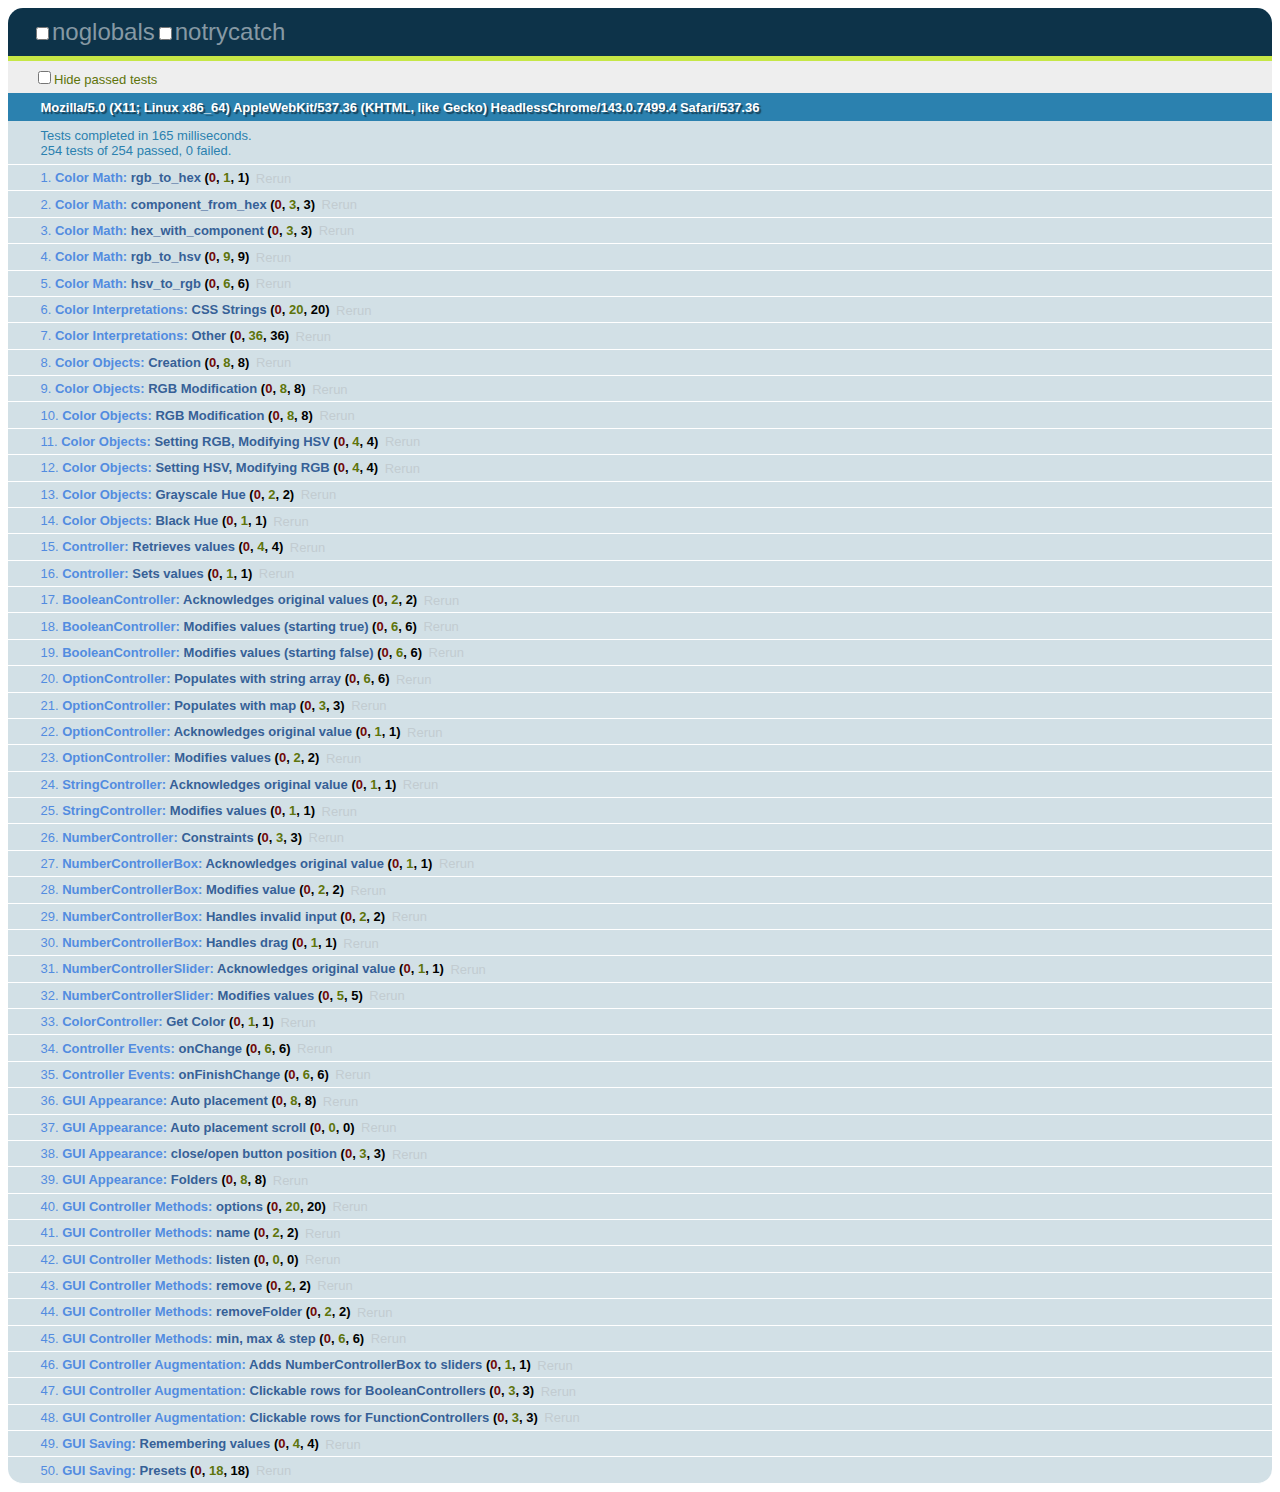
<file: canoe-interactive/dat.gui-master/tests/index.html>
<!DOCTYPE HTML PUBLIC "-//W3C//DTD HTML 4.01 Transitional//EN"
    "http://www.w3.org/TR/html4/loose.dtd">
<html>
<head>

  <link rel="stylesheet" href="qunit.css" type="text/css" media="screen"/>
  <script type="text/javascript" src="qunit.js"></script>
  <script type="text/javascript" src="jquery.js"></script>

  <script type="text/javascript" src="../build/dat.gui.js"></script>
  <script type="text/javascript">

  $.noConflict();
  jQuery(document).ready(function($) {
    var math = dat.color.math;
    var interpret = dat.color.interpret;
    var Color = dat.color.Color;
    var dom = dat.dom.dom;
    var Controller = dat.controllers.Controller;
    var BooleanController = dat.controllers.BooleanController;
    var OptionController = dat.controllers.OptionController;
    var StringController = dat.controllers.StringController;
    var NumberController = dat.controllers.NumberController;
    var NumberControllerBox = dat.controllers.NumberControllerBox;
    var NumberControllerSlider = dat.controllers.NumberControllerSlider;
    var FunctionController = dat.controllers.FunctionController;
    var ColorController = dat.controllers.ColorController;
    var GUI = dat.gui.GUI;


    module("Color Math");

    test("rgb_to_hex", function() {

      equal(
          math.rgb_to_hex(100, 255, 20),
          0x64ff14
      );

    });

    test("component_from_hex", function() {

      equal(
          math.component_from_hex(0xff3366, 0),
          0x66,
          'get blue'
      );

      equal(
          math.component_from_hex(0xff3366, 1),
          0x33,
          'get green'
      );

      equal(
          math.component_from_hex(0xff3366, 2),
          0xff,
          'get red'
      );

    });

    test("hex_with_component", function() {

      equal(
          math.hex_with_component(0x002203, 0, 0x32),
          0x002232,
          'replace blue'
      );

      equal(
          math.hex_with_component(0x002203, 1, 0x32),
          0x003203,
          'replace green'
      );

      equal(
          math.hex_with_component(0x002203, 2, 0x32),
          0x322203,
          'replace red'
      );

    });

    test("rgb_to_hsv", function() {

      match(
          math.rgb_to_hsv(173, 52, 141),
          {
            h: 315.86776859504135,
            s: 0.6994219653179191,
            v: 0.6784313725490196
          });

      match(
          math.rgb_to_hsv(10, 10, 10),
          {
            h: NaN,
            s: 0,
            v: 0.0392156862745098
          }, 'grayscale');

      match(
          math.rgb_to_hsv(0, 0, 0),
          {
            h: NaN,
            s: 0,
            v: 0
          }, 'black');

    });

    test("hsv_to_rgb", function() {

      match(
          math.hsv_to_rgb(255, 0.85, 0.46),
          {
            r: 42.52125000000001,
            g: 17.595000000000006,
            b: 117.30000000000001
          });

      match(
          math.hsv_to_rgb(0, 0, 0.46),
          {
            r: 117.30000000000001,
            g: 117.30000000000001,
            b: 117.30000000000001
          }, 'grayscale');

    });

    module("Color Interpretations");

    test("CSS Strings", function() {

      match(
          interpret('#ccc'),
          {
            hex: 0xcccccc,
            space: 'HEX',
            conversionName: 'THREE_CHAR_HEX'
          },
          'THREE_CHAR_HEX'
      );

      match(
          interpret('#f09'),
          {
            hex: 0xff0099,
            space: 'HEX',
            conversionName: 'THREE_CHAR_HEX'
          },
          'THREE_CHAR_HEX'
      );

      match(
          interpret('#0f93cd'),
          {
            hex: 0x0f93cd,
            space: 'HEX',
            conversionName: 'SIX_CHAR_HEX'
          },
          'SIX_CHAR_HEX'
      );

      match(
          interpret('rgba(255,10,200,0.3)'),
          {
            r: 255,
            g: 10,
            b: 200,
            a: 0.3,
            space: 'RGB',
            conversionName: 'CSS_RGBA'
          },
          'CSS_RGBA'
      );

      match(
          interpret('rgb(255,10,200)'),
          {
            r: 255,
            g: 10,
            b: 200,
            space: 'RGB',
            conversionName: 'CSS_RGB'
          },
          'CSS_RGB'
      );

    });

    test("Other", function() {

      match(
          interpret(0xff3322),
          {
            hex: 0xff3322,
            space: 'HEX',
            conversionName: 'HEX'
          },
          'HEX'
      );

      match(
          interpret([255, 255, 0]),
          {
            r: 255,
            g: 255,
            b: 0,
            space: 'RGB',
            conversionName: 'RGB_ARRAY'
          },
          'RGB_ARRAY'
      );


      match(
          interpret([0, 110, 255, 0.3]),
          {
            r: 0,
            g: 110,
            b: 255,
            a: 0.3,
            space: 'RGB',
            conversionName: 'RGBA_ARRAY'
          },
          'RGBA_ARRAY'
      );

      match(
          interpret({
                r: 255,
                g: 255,
                b: 200
              }),
          {
            r: 255,
            g: 255,
            b: 200,
            space: 'RGB',
            conversionName: 'RGB_OBJ'
          },
          'RGB_OBJ'
      );

      match(
          interpret({
                r: 255,
                g: 255,
                b: 200,
                a: 0.2
              }),
          {
            r: 255,
            g: 255,
            b: 200,
            a: 0.2,
            space: 'RGB',
            conversionName: 'RGBA_OBJ'
          },
          'RGBA_OBJ'
      );

      match(
          interpret({
                h: 360,
                s: 1,
                v: 0.5
              }),
          {
            h: 360,
            s: 1,
            v: 0.5,
            space: 'HSV',
            conversionName: 'HSV_OBJ'
          },
          'HSV_OBJ'
      );

      match(
          interpret({
                h: 360,
                s: 1,
                v: 0.5,
                a: 0.8
              }),
          {
            h: 360,
            s: 1,
            v: 0.5,
            a: 0.8,
            space: 'HSV',
            conversionName: 'HSVA_OBJ'
          },
          'HSVA_OBJ'
      );

      match(
          interpret('Failuuureeee'),
          false,
          'FAIL'
      );

    });

    module("Color Objects");

    test("Creation", function() {

      var c = new Color(255, 100, 20, 0.3);

      equal(c.r, 255, 'red');
      equal(c.g, 100, 'green');
      equal(c.b, 20, 'blue');
      equal(c.a, 0.3, 'alpha');

      equal(c.hex, 0xff6414, 'hex');

      equal(Math.round(c.h), 20, 'hue');
      equal(Math.round(c.s * 100), 92, 'saturation');
      equal(Math.round(c.v * 100), 100, 'value');

    });

    test("RGB Modification", function() {

      var c = new Color(255, 100, 20, 0.3);

      c.r -= 100;

      equal(c.r, 155, 'green');
      equal(c.g, 100, 'green');
      equal(c.b, 20, 'blue');
      equal(c.a, 0.3, 'alpha');

      equal(c.hex, 0x9b6414, 'hex');

      equal(Math.round(c.h), 36, 'hue');
      equal(Math.round(c.s * 100), 87, 'saturation');
      equal(Math.round(c.v * 100), 61, 'value');

    });

    test("RGB Modification", function() {

      var c = new Color(255, 100, 20, 0.3);

      c.r -= 100;

      equal(c.r, 155, 'green');
      equal(c.g, 100, 'green');
      equal(c.b, 20, 'blue');
      equal(c.a, 0.3, 'alpha');

      equal(c.hex, 0x9b6414, 'hex');

      equal(Math.round(c.h), 36, 'hue');
      equal(Math.round(c.s * 100), 87, 'saturation');
      equal(Math.round(c.v * 100), 61, 'value');

    });

    test("Setting RGB, Modifying HSV", function() {

      var c = new Color(255, 0, 100);

      c.s = 1;

      equal(c.r, 255);
      equal(c.g, 0);
      equalish(c.b, 100, 0.00001);
      equal(c.a, 1);

    });


    test("Setting HSV, Modifying RGB", function() {

      var c = new Color({ h: 340, s: 0.3, v: 0.9 });

      c.g = 0;

      equal(c.h, 312);
      equal(c.s, 1);
      equal(c.v, 0.9);
      equal(c.a, 1);

    });

    test("Grayscale Hue", function() {

      var c = new Color(120, 100, 20, 0.3);

      var prevHue = c.h;

      equal(typeof c.h, 'number');

      // Make graysale
      c.g = c.b = c.r;

      equal(c.h, prevHue, 'grayscale, hue intact');

    });

    test("Black Hue", function() {

      var c = new Color(120, 100, 20, 0.3);

      var prevHue = c.h;
      console.log('heh?');

      c.r = 0;
      c.b = 0;
      c.g = 0;

      equal(c.h, prevHue, 'black, hue intact');

    });

		function match(a, b, msg) {

			for (var i in b) {
				if (b[i] !== b[i]) {
					ok(a[i] !== a[i], msg)
				} else {
					equal(b[i], a[i], msg);
				}
			}

		}

		function equalish(a, b, tolerance, label) {
			return ok(Math.abs(a - b) < tolerance, label);
		}




    function initObject() {
      return {
        numberProperty: 10,
        stringProperty: 'foo',
        booleanProperty: false,
        functionProperty: function() {
          // do something
        },
        anotherBooleanProperty: true,
        colorProperty: "#ffffff"
      };
    }

    var hidden = document.createElement('div');
    hidden.style.display = 'none';
    document.body.appendChild(hidden);

    module("Controller");

    test("Retrieves values", function() {

      var object = initObject();

      var c1 = new Controller(object, 'numberProperty');
      var c2 = new Controller(object, 'stringProperty');
      var c3 = new Controller(object, 'booleanProperty');
      var c4 = new Controller(object, 'functionProperty');

      equal(c1.getValue(), object.numberProperty, "Number property");
      equal(c2.getValue(), object.stringProperty, "String property");
      equal(c3.getValue(), object.booleanProperty, "Boolean property");
      equal(c4.getValue(), object.functionProperty, "Function property");

    });

    test("Sets values", function() {
      var object = initObject();

      var c1 = new Controller(object, 'numberProperty');
      c1.setValue(40);

      equal(40, object.numberProperty);

    });

    module("BooleanController");

    test("Acknowledges original values", function() {

      var object = initObject();
      var c1 = new BooleanController(object, 'booleanProperty');
      var c2 = new BooleanController(object, 'anotherBooleanProperty');

      equal(c1.__checkbox.checked,
          object.booleanProperty);

console.log(c2.__checkbox.getAttribute('checked'));

      equal(c2.__checkbox.getAttribute('checked') === 'checked',
          object.anotherBooleanProperty);

    });

    test("Modifies values (starting true)", function() {

      var object = { booleanProperty: true };

      var c1 = new BooleanController(object, 'booleanProperty');

      // Must append this to body for click to work
      hidden.appendChild(c1.domElement);

      dom.fakeEvent(c1.__checkbox, 'click');
      equal(false, object.booleanProperty, 'changes');
      equal(false, c1.__checkbox.checked, 'checkbox valid');

      dom.fakeEvent(c1.__checkbox, 'click');
      equal(true, object.booleanProperty, 'changes back');

      equal(true, c1.__checkbox.checked, 'checkbox valid');



      object.booleanProperty = false;
      dom.fakeEvent(c1.__checkbox, 'click');
      equal(false, object.booleanProperty, 'maintains sync');
      equal(false, c1.__checkbox.checked, 'checkbox valid');

    });

    test("Modifies values (starting false)", function() {

      var object = { booleanProperty: false };

      var c1 = new BooleanController(object, 'booleanProperty');

      // Must append this to body for click to work
      hidden.appendChild(c1.domElement);

      dom.fakeEvent(c1.__checkbox, 'click');
      equal(true, object.booleanProperty, 'changes');
      equal(true, c1.__checkbox.checked, 'checkbox valid');

      dom.fakeEvent(c1.__checkbox, 'click');
      equal(false, object.booleanProperty, 'changes back');
      equal(false, c1.__checkbox.checked, 'checkbox valid');

      object.booleanProperty = true;
      dom.fakeEvent(c1.__checkbox, 'click');
      equal(true, object.booleanProperty, 'maintains sync');
      equal(true, c1.__checkbox.checked, 'checkbox valid');


    });

    module("OptionController");

    test("Populates with string array", function() {
      var object = initObject();
      var options = ['Jono', 'Doug', 'George'];

      var c1 = new OptionController(object, 'stringProperty',
          options);

//        hidden.appendChild(c1.domElement);

      $(c1.__select).children().each(function(index) {
        equal(options[index], this.innerHTML);
        equal(options[index], $(this).attr('value'));
      });

    });

    test("Populates with map", function() {
      var object = initObject();
      var options = {
        'Small': 0,
        'Medium': 2,
        'Large': 10
      };

      var c1 = new OptionController(object, 'stringProperty',
          options);

//        hidden.appendChild(c1.domElement);

      $(c1.__select).children().each(function(index) {
        equal(options[this.innerHTML], $(this).attr('value'));
      });

    });

    test("Acknowledges original value", function() {
      var object = initObject();
      var options = {
        'Small': 0,
        'Medium': 2,
        'Large': object.numberProperty
      };

      var c1 = new OptionController(object, 'numberProperty',
          options);

//        hidden.appendChild(c1.domElement);

      equal($(c1.__select).val(), object.numberProperty);

    });

    test("Modifies values", function() {
      var object = initObject();
      var options = {
        'Small': 0,
        'Medium': 2,
        'Large': 10
      };

      var c1 = new OptionController(object, 'numberProperty',
          options);

      var c2 = new OptionController(object, 'stringProperty', ['a', 'b', 'c']);

//        hidden.appendChild(c1.domElement);

      var elem = $(c1.__select).val(options['Medium'])[0];
      dom.fakeEvent(elem, 'change');

      equal(options['Medium'], object.numberProperty, 'Number property');

      elem = $(c2.__select).val('b')[0];
      dom.fakeEvent(elem, 'change');

      equal('b', object.stringProperty, 'String property');

    });

    module("StringController");

    test("Acknowledges original value", function() {
      var object = initObject();
      var c1 = new StringController(object, 'stringProperty');

      equal($(c1.__input).val(), object.stringProperty);

    });

    test("Modifies values", function() {
      var object = initObject();
      var c1 = new StringController(object, 'stringProperty');

      var newVal = (new Date()).toJSON();

      var elem = $(c1.__input).val(newVal)[0];
      dom.fakeEvent(elem, 'change');

      equal(newVal, object.stringProperty);

    });

    module("NumberController");

    test("Constraints", function() {
      var object = initObject();
      var params = { min: 0, max: 10, step: 2 };

      var c1 = new NumberController(object,
          'numberProperty', params);

      c1.setValue(12);
      equal(object.numberProperty, params.max, "Maximum values");

      c1.setValue(-20);
      equal(object.numberProperty, params.min, "Minimum values");

      c1.setValue(1);
      equal(object.numberProperty, 2, "Steps");

    });

    module("NumberControllerBox");

    test("Acknowledges original value", function() {
      var object = initObject();
      var c1 = new NumberControllerBox(object,
          'numberProperty');

//        var newVal = Date.now();
//
//        $(c1.__input).val(newVal).trigger('change');
//
      equal($(c1.__input).val(), object.numberProperty.toString());

    });

    test("Modifies value", function() {
      var object = initObject();
      var c1 = new NumberControllerBox(object,
          'numberProperty');

      var newVal = Date.now();

      var elem = $(c1.__input).val(newVal)[0];
      dom.fakeEvent(elem, 'change');

      equal(typeof object.numberProperty, 'number');
      equal(object.numberProperty, newVal);

    });


    test("Handles invalid input", function() {
      var object = initObject();
      var c1 = new NumberControllerBox(object,
          'numberProperty');

      var newVal = '~! I98* omg this is not a N&^&*^umber.e-083.9';
      var prevVal = object.numberProperty;

      var elem = $(c1.__input).val(newVal)[0];
      dom.fakeEvent(elem, 'change');

      equal(typeof object.numberProperty, 'number');
      equal(object.numberProperty, prevVal);

    });


    test("Handles drag", function() {

      var object = { numberProperty: 0 };
      var params = { step: Math.random() * 21 };

      var c1 = new NumberControllerBox(object,
          'numberProperty', params);

      var prevVal = object.numberProperty;
      var disp = Math.round(Math.random() * 100);

      var elem = c1.__input;

      dom.fakeEvent(elem, 'mousedown', {
        x: 0,
        y: 0
      });
      dom.fakeEvent(window, 'mousemove', {
        x: 0,
        y: disp
      });
      dom.fakeEvent(window, 'mouseup');

      equal(object.numberProperty, prevVal + params.step * -disp);

    });

    module("NumberControllerSlider");

    test("Acknowledges original value", function() {

      var object = initObject();

      var min = 0, max = 50;

      var c1 = new NumberControllerSlider(object, 'numberProperty', min, max);

      document.body.appendChild(c1.domElement);

      var bw = dom.getWidth(c1.__background);
      var fw = dom.getWidth(c1.__foreground);

      document.body.removeChild(c1.domElement);

      equalish(fw/bw, (object.numberProperty - min) / (max - min), 0.01, 'Slider width indicative of value.');

    });

    test("Modifies values", function() {

      var object = initObject();

      var min = 0, max = 50;

      var c1 = new NumberControllerSlider(object, 'numberProperty', min, max, 1);

      document.body.appendChild(c1.domElement);

      var o = dom.getOffset(c1.domElement);
      var w = dom.getWidth(c1.domElement);

      dom.fakeEvent(c1.__background, 'mousedown', {
        x: o.left + w/2,
        y: o.top
      });

      var bw = dom.getWidth(c1.__background);
      var fw = dom.getWidth(c1.__foreground);

      equal(object.numberProperty, (min+max)/2, 'Mouse down');

      equalish(fw/bw, (object.numberProperty - min) / (max - min), 0.01, 'Slider width still indicative of value.');

      dom.fakeEvent(window, 'mousemove', {
        x: o.left,
        y: o.top
      });

      fw = dom.getWidth(c1.__foreground);


      equal(object.numberProperty, min, 'Mouse move');

      equal(fw/bw, (object.numberProperty - min) / (max - min), 'Slider width still indicative of value.');


      dom.fakeEvent(window, 'mouseup');

      dom.fakeEvent(window, 'mousemove', {
        x: o.left+w,
        y: o.top
      });

      equal(object.numberProperty, min, 'Mouse releases drag');

      document.body.removeChild(c1.domElement);


    });

    module("ColorController");

    test("Get Color", function() {
      var object = initObject();
      var c1 = new ColorController(object, 'colorProperty');
      document.body.appendChild(c1.domElement);

      var input = c1.domElement.getElementsByTagName("input")[0];
      equal(input.value, object.colorProperty, "Input value is the same as the colorProperty");

      document.body.removeChild(c1.domElement);
    });

/*
    test("Set Color", function() {
      // get from click, get from hover
      var object = initObject();
      var c1 = new ColorController(object, 'colorProperty');

      document.body.appendChild(c1.domElement);
      var input = c1.domElement.getElementsByTagName("input")[0];

      // type in color
      input.value = "#ff0";

      // TODO fake events for keys not working
      dom.fakeEvent(input, 'keydown', { keyCode: 13 });

      // click sv field

      // click hue slider

      equal(1,0, "TODO: add set color tests.");

      document.body.removeChild(c1.domElement);
    });
*/
    module("Controller Events");

    test("onChange", function() {

      var object = initObject();

      var c0 = new NumberControllerSlider(object, 'numberProperty');
      var c1 = new NumberControllerBox(object, 'numberProperty');
      var c2 = new StringController(object, 'stringProperty');
      var c3 = new BooleanController(object, 'booleanProperty');
      var c4 = new FunctionController(object, 'functionProperty');
      var c5 = new OptionController(object, 'stringProperty', [0,1,2]);

      var c0_changed = false;
      var c1_changed = false;
      var c2_changed = false;
      var c3_changed = false;
      var c4_changed = false;
      var c5_changed = false;

      c0.onChange(function() {
        c0_changed = true;
      });

      c1.onChange(function() {
        c1_changed = true;
      });

      c2.onChange(function() {
        c2_changed = true;
      });

      c3.onChange(function() {
        c3_changed = true;
      });

      c4.onChange(function() {
        c4_changed = true;
      });

      c5.onChange(function() {
        c5_changed = true;
      });

      hidden.appendChild(c3.domElement);

      c0.setValue(0.5);
      c1.setValue(10);
      c2.setValue('hey');
      c3.setValue(false);
      c4.fire();
      c5.setValue('yo');

      ok(c1_changed, 'NumberControllerSlider');
      ok(c1_changed, 'NumberControllerBox');
      ok(c2_changed, 'StringController');
      ok(c3_changed, 'BooleanController');
      ok(c4_changed, 'FunctionController');
      ok(c5_changed, 'OptionController');

    });

    test("onFinishChange", function() {

      var object = initObject();

      var min = 0, max = 100;

      var c0 = new NumberControllerSlider(object, 'numberProperty', min, max);
      var c1 = new NumberControllerBox(object, 'numberProperty');
      var c2 = new StringController(object, 'stringProperty');

      var c0_changed = false;
      var c1_changed = false;
      var c2_changed = false;

      c0.onFinishChange(function() {
        c0_changed = true;
      });

      document.body.appendChild(c0.domElement);

      var o = dom.getOffset(c0.domElement);
      var w = dom.getWidth(c0.domElement);

      dom.fakeEvent(c0.__background, 'mousedown', {
        x: o.left + w/2,
        y: o.top
      });

      ok(!c0_changed, 'NumberControllerSlider didn\'t jump the gun ...');

      dom.fakeEvent(window, 'mousemove', {
        x: o.left,
        y: o.top
      });
      dom.fakeEvent(window, 'mouseup', {
        x: o.left,
        y: o.top
      });

      ok(c0_changed, 'NumberControllerSlider fires when needed.');

      document.body.removeChild(c0.domElement);

      c1.onFinishChange(function() {
        c1_changed = true;
      });

      document.body.appendChild(c1.domElement);

      c1.__input.focus();
      c1.__input.value = '1';
      ok(!c1_changed, 'NumberControllerBox didn\'t jump the gun ...');
      c1.__input.value += '2';
      c1.__input.blur();

      document.body.removeChild(c1.domElement);

      ok(c1_changed, 'NumberControllerBox fires when needed.');

      c2.onFinishChange(function() {
        c2_changed = true;
      });

      document.body.appendChild(c2.domElement);

      c2.__input.focus();
      c2.__input.value = 'friendBudd';
      ok(!c2_changed, 'StringController didn\'t jump the gun ...');
      c2.__input.value += 'y';
      c2.__input.blur();

      document.body.removeChild(c2.domElement);

      ok(c2_changed, 'StringController fires when needed.');

    });

		function equalish(a, b, tolerance, label) {
			return ok(Math.abs(a - b) < tolerance, label);
		}



    module('GUI Appearance');

    test('Auto placement', function() {

      var gui = new GUI();
      gui.add({ x: 0 }, 'x');

      var gui2 = new GUI();
      gui2.add({ x: 0 }, 'x');

      equal($('.dg.ac').length, 1, 'A single auto-place container created');
      equal($('.dg.ac').children().length, 2, 'Containing two GUI\'s');

      equal(gui.parent, undefined);
      equal(gui2.parent, undefined);

      $('.dg.ac').children().each(function(key, value) {
        ok($(value).hasClass(GUI.CLASS_AUTO_PLACE), 'GUI has auto-place class');
        ok($(value).hasClass(GUI.CLASS_MAIN), 'GUI has main class');

      });

      gui.destroy();
      gui2.destroy();

    });

    test('Auto placement scroll', function() {

      var gui = new GUI();

      // Add a lot of controllers. This will fail if you have some freakishly tall monitor.
      for (var i = 0; i < 100; i++) {
        gui.add({ x: 0 }, 'x');
      }


      setTimeout(function() {
        ok($(gui.domElement).hasClass(GUI.CLASS_TOO_TALL), 'GUI has too tall class');
        notEqual($(gui.domElement).children('ul')[0].style.height, 'auto');

        gui.destroy();
      }, 0);
    });

    test('close/open button position', function() {

      var gui = new GUI({closeOnTop:true});
      var gui2 = new GUI({closeOnTop:false});
      var gui3 = new GUI();

      ok($(gui.domElement).find('ul').prev().hasClass(GUI.CLASS_CLOSE_BUTTON) && $(gui.domElement).find('ul').prev().hasClass(GUI.CLASS_CLOSE_TOP), 'GUI has close/open button on top');
      ok($(gui2.domElement).find('ul').next().hasClass(GUI.CLASS_CLOSE_BUTTON) && $(gui2.domElement).find('ul').next().hasClass(GUI.CLASS_CLOSE_BOTTOM), 'GUI has close/open button on bottom');
      ok($(gui3.domElement).find('ul').next().hasClass(GUI.CLASS_CLOSE_BUTTON) && $(gui3.domElement).find('ul').next().hasClass(GUI.CLASS_CLOSE_BOTTOM), 'GUI has close/open button on bottom by default');

      gui.destroy();
      gui2.destroy();
      gui3.destroy();

    });

    test('Folders', function() {

      var gui = new GUI();
      gui.add({x:0}, 'x');

      var name1 = 'name';
      var f1 = gui.addFolder(name1);

      f1.add({ x: 0 }, 'x');

      equal(f1.name, name1, "Accepts name");
      equal($(f1.domElement).find('li.title').html(), name1, "Displays name");

      equal(f1.closed, true, "Closed by default");
      ok($(f1.domElement).find('ul').hasClass(GUI.CLASS_CLOSED), "Has closed class");

      var title = $(f1.domElement).find('li.title')[0];

      dom.fakeEvent(title, 'click');

      equal(f1.closed, false, "Opens on click");
      ok(!$(f1.domElement).find('ul').hasClass(GUI.CLASS_CLOSED), "Opens on click");

      dom.fakeEvent(title, 'click');

      equal(f1.closed, true, "Closes back up");
      ok($(f1.domElement).find('ul').hasClass(GUI.CLASS_CLOSED), "Closes back up");

      gui.destroy();

    });


    module("GUI Controller Methods");

    test('options', function() {

      var gui = new GUI();

      var controller = gui.add({ x: 0 }, 'x').options(0, 1, 2, 3, 4);

      $(controller.__select).children().each(function(key, value) {
        equals(value.innerHTML, key, 'By array name okay');
        equals(value.value, key, 'By array value okay');
      });

      controller = gui.add({ x: 0 }, 'x').options(
          {
            0: '0',
            1: '1',
            2: '2',
            3: '3',
            4: '4'
          }
      );

      $(controller.__select).children().each(function(key, value) {
        equals(value.innerHTML, key, 'By array name okay');
        equals(value.value, key, 'By array value okay');
      });

      gui.destroy();

    });

    test('name', function() {

      var gui = new GUI();

      var name = 'hey man';
      var name2 = 'yoyoo';

      var controller = gui.add({ x: 0 }, 'x').name(name);

      equals($(controller.__li).find('.property-name').html(), name);

      controller.name(name2);
      equals($(controller.__li).find('.property-name').html(), name2);

      gui.destroy();

    });

    test('listen', function() {

      var gui = new GUI();

      var obj = { x: 0 };

      var returned1 = gui.add(obj, 'x');
      var returned2 = returned1.listen();

      obj.x = 10;

      setTimeout(function() {
        ok(returned1 === returned2, 'Returns self');

        equal(returned1.__input.value, obj.x, 'Updates display');
        gui.destroy();
      }, 0);

    });

    test('remove', function() {

      var gui = new GUI();

      var c = gui.add({x:0}, 'x');

      ok($.contains(gui.domElement, c.domElement), "Now you see it");
      c.remove();

      ok(!$.contains(gui.domElement, c.domElement), "Now you don't.");

      gui.destroy();

    });

    test('removeFolder', function() {

      var gui = new GUI();

      var f = gui.addFolder('Temporary folder');

      ok($.contains(gui.domElement, f.domElement), "Now you see it");
      gui.removeFolder(f);

      ok(!$.contains(gui.domElement, f.domElement), "Now you don't.");

      gui.destroy();

    });

    test('min, max & step', function() {

      var gui = new GUI();

      var min = -10;
      var max = 200;
      var step = 5;

      var c = gui.add({ x: 0 }, 'x');

      c.min(min);
      equals(c.__min, min, 'min');

      c.step(step);
      equals(c.__step, step, 'step');

      var c2 = c.max(max);
      equals(c.__max, max, 'max');

      notEqual(c2, c, 'Controller has changed.');

      ok($(c2.__li).find('.slider').length > 0, 'Slider added');

      equals(c.__step, step, 'step intact');

      gui.destroy();

    });

    module("GUI Controller Augmentation");

    test('Adds NumberControllerBox to sliders', function() {
      var gui = new GUI();

      var c = gui.add({ x: 0 }, 'x', 0, 10);

      ok($(c.__li).find('input').length > 0, 'NumberControllerBox added');

      gui.destroy();

    });

    test('Clickable rows for BooleanControllers', function() {

      var gui = new GUI();

      var c = gui.add({ x: false }, 'x');

      equal(c.__checkbox.checked, false, 'Acknowledges original');

      dom.fakeEvent(c.__li, 'click');

      equal($(c.__checkbox).attr('checked'), 'checked', 'Changes when I click the row');

      dom.fakeEvent(c.__li, 'click');

      equal(c.__checkbox.checked, false, 'Changes back');

      gui.destroy();

    });

    test('Clickable rows for FunctionControllers', function() {

      expect(3);

      var gui = new GUI();

      var c = gui.add({ x: function() {
        ok(true)
      } }, 'x');

      dom.fakeEvent(c.__li, 'click');
      c.fire();
      dom.fakeEvent(c.__li, 'click');

      gui.destroy();

    });

    module('GUI Saving');

    test('Remembering values', function() {

      var object = {
        number: 0,
        boolean: false,
        string: 'hey'
      };

      var controllers = {};

      var changed = {
        number: -20,
        boolean: true,
        string: 'hang'
      };

      var gui = new GUI();
      gui.remember(object);

      for (var i in object) {
        controllers[i] = gui.add(object, i);
      }

      for (i in controllers) {
        controllers[i].setValue(changed[i]);
      }

      var saveObject = gui.getSaveObject();

      gui.destroy();

      gui = new GUI({
            load: saveObject
          });

      gui.remember(object);

      for (i in object) {
        controllers[i] = gui.add(object, i);
        equal(object[i], changed[i]);
      }

      ensurePresetSelectDisplay(gui);

      gui.destroy();

    });

    test('Presets', function() {

      var presetName = 'New Preset';

      var object = {
        number: 0,
        boolean: false,
        string: 'hey'
      };

      var original = {};

      for (var i in object) {
        original[i] = object[i];
      }

      var controllers = {};

      var changed = {
        number: -20,
        boolean: true,
        string: 'hang'
      };

      var gui = new GUI();
      gui.remember(object);

      for (i in object) {
        controllers[i] = gui.add(object, i);
      }

      for (i in controllers) {
        controllers[i].setValue(changed[i]);
      }

      ensurePresetSelectDisplay(gui);

      gui.saveAs(presetName);

      ensurePresetSelectDisplay(gui);

      var saveObject = gui.getSaveObject();
      console.log(saveObject);

      gui.destroy();

      gui = new GUI({
            load: saveObject
          });

      gui.remember(object);

      for (i in object) {
        controllers[i] = gui.add(object, i);
        equal(object[i], changed[i], "Uses last defined preset");
      }

      equal(gui.preset, presetName, "Preset value correct");
      ensurePresetSelectDisplay(gui);

      gui.destroy();

      gui = new GUI({
            preset: "Default",
            load: saveObject
          });

      gui.remember(object);

      for (i in object) {
        controllers[i] = gui.add(object, i);
        equal(object[i], original[i], "Loads with explicitly set preset");
      }

      equal(gui.preset, "Default", "Preset value correct");
      ensurePresetSelectDisplay(gui);

      gui.preset = presetName;

      for (i in object) {
        equal(object[i], changed[i], "Changes via gui.preset property");
      }

      $(gui.__preset_select).val('Default');
      dom.fakeEvent(gui.__preset_select, 'change');

      for (i in object) {
        equal(object[i], original[i], "Changes via dropdown");
      }

      gui.destroy();

    });

    function ensurePresetSelectDisplay(gui) {

      equal($(gui.__preset_select).children('option:selected')[0].value, gui.preset, "Dropdown display matches preset value");

    }


});
</script>

</head>
<body>
<h1 id="qunit-header"></h1>

<h2 id="qunit-banner"></h2>

<div id="qunit-testrunner-toolbar"></div>
<h2 id="qunit-userAgent"></h2>
<ol id="qunit-tests"></ol>
<div id="qunit-fixture">test markup, will be hidden</div>
</body>
</html>
</file>
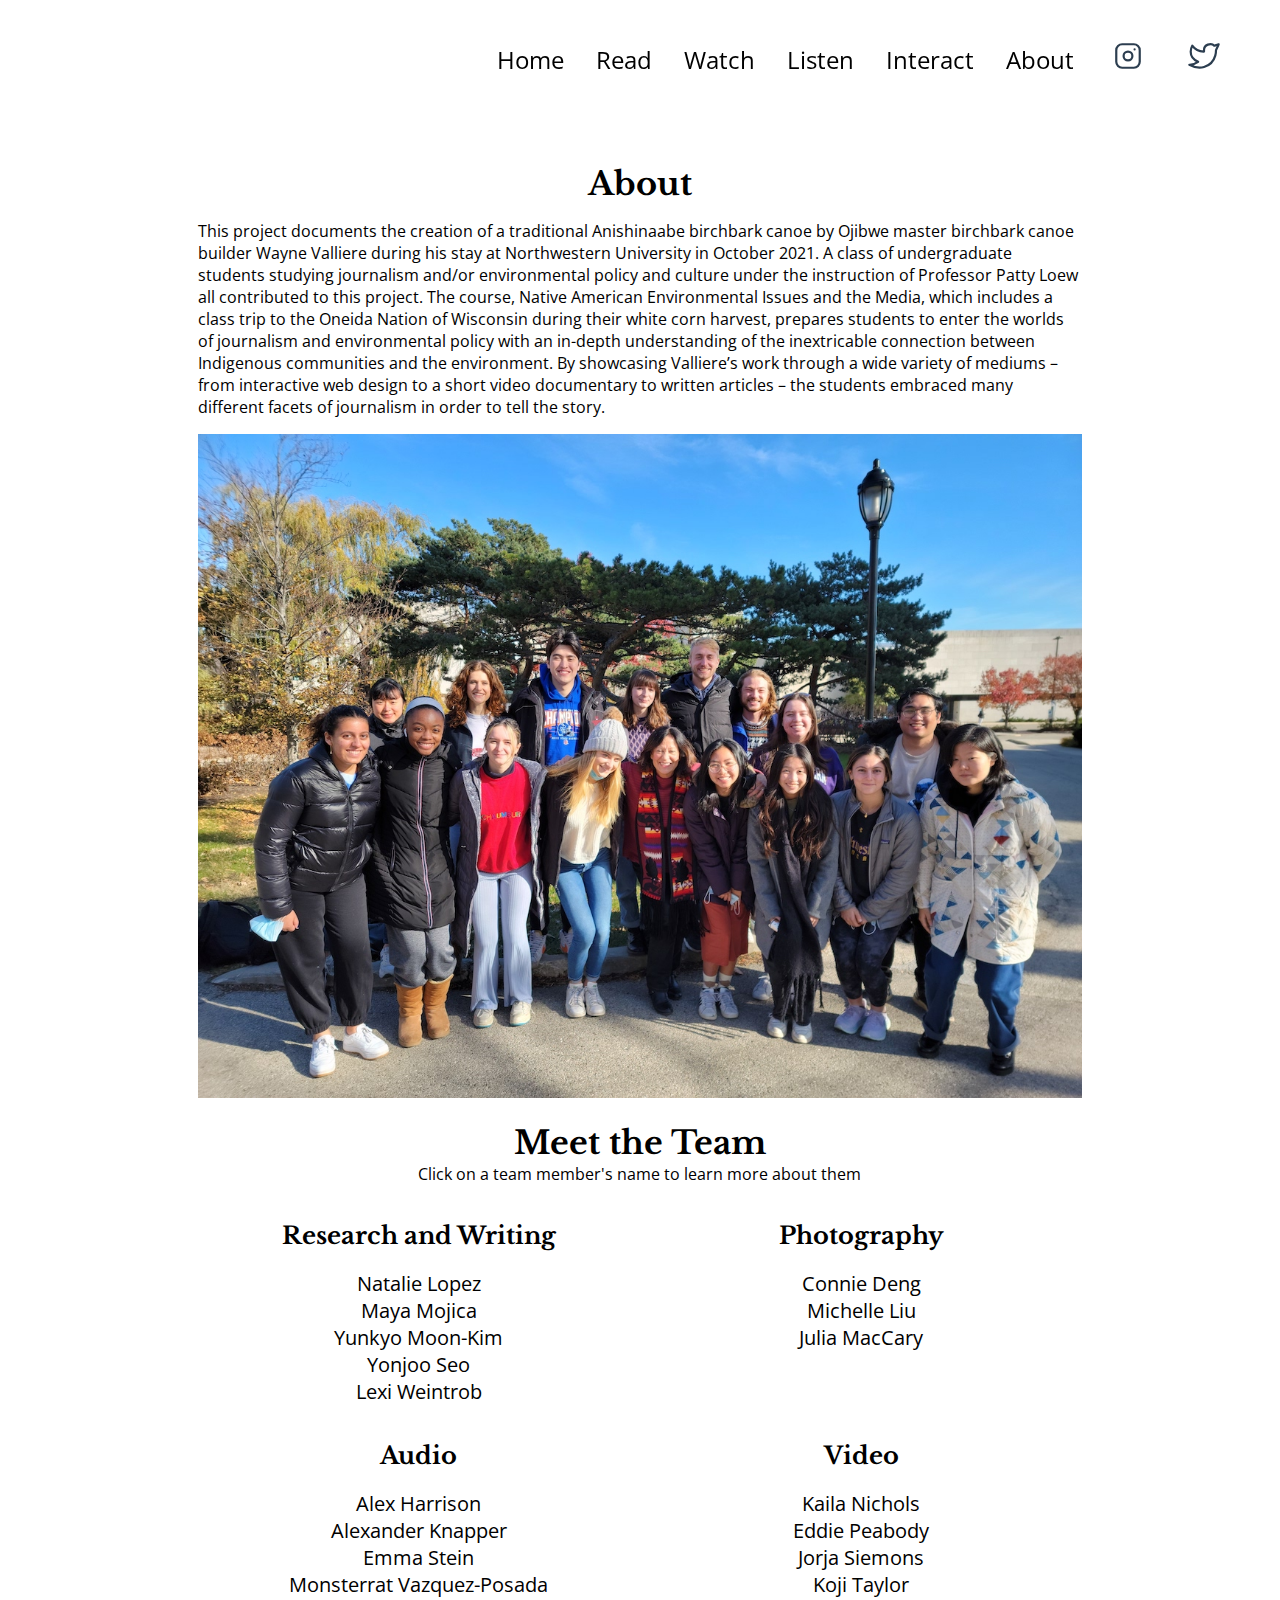
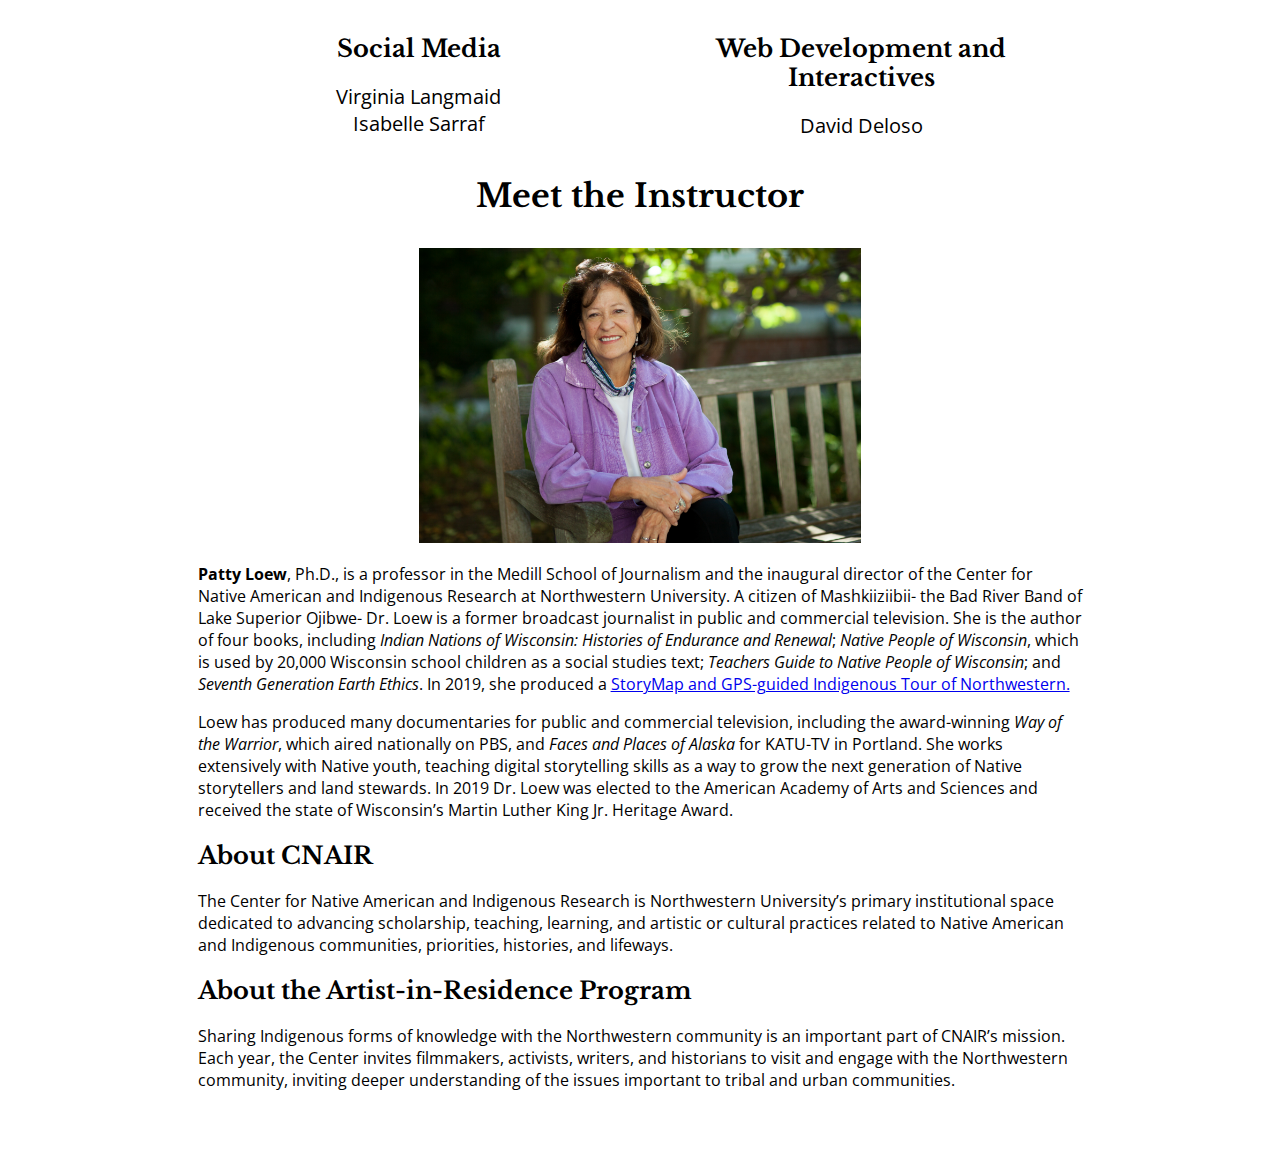
<file: about.html>
<!DOCTYPE html>
<html lang="en">
<head>
    <meta charset="UTF-8">
    <meta http-equiv="X-UA-Compatible" content="IE=edge">
    <meta name="viewport" content="width=device-width, initial-scale=1.0">
    <title>About</title>
    <link rel="stylesheet" href="style.css">
    <link rel="preconnect" href="https://fonts.googleapis.com">
    <link rel="preconnect" href="https://fonts.gstatic.com" crossorigin>
    <link href="https://fonts.googleapis.com/css2?family=Libre+Baskerville:ital,wght@0,400;0,700;1,400&family=Open+Sans:ital,wght@0,300;0,400;0,500;0,600;0,700;0,800;1,300;1,400;1,500;1,600;1,700;1,800&display=swap" rel="stylesheet">
</head>
<body>
    <div class="popup-background">
        <div class="popup-window">

            <svg xmlns="http://www.w3.org/2000/svg" class="popup-close" width="44" height="44" viewBox="0 0 24 24" stroke-width="1.5" stroke="#2c3e50" fill="none" stroke-linecap="round" stroke-linejoin="round">
                <path stroke="none" d="M0 0h24v24H0z" fill="none"/>
                <line x1="18" y1="6" x2="6" y2="18" />
                <line x1="6" y1="6" x2="18" y2="18" />
              </svg>
            <div class="popup-inner">
            <h2 class="popup-heading"></h2>
            <p class="popup-text"></p>
        </div>
        </div>

    </div>
    <nav class="site-nav-main">
        <ul class="site-nav-menu">
            <li><a href="./index.html">Home</a></li>
            <li><a href="./index.html/#read">Read</a></li>
            <li><a href="./index.html#watch">Watch</a></li>
            <li><a href="./index.html#listen">Listen</a></li>
            <li><a href="./index.html#interact">Interact</a></li>
            <li><a href="about.html">About</a></li>
            <li><a href="https://www.instagram.com/cnaircanoe/">
                <svg xmlns="http://www.w3.org/2000/svg" class="icon icon-tabler icon-tabler-brand-instagram" width="44" height="44" viewBox="0 0 24 24" stroke-width="1.5" stroke="#2c3e50" fill="none" stroke-linecap="round" stroke-linejoin="round">
                    <path stroke="none" d="M0 0h24v24H0z" fill="none"/>
                    <rect x="4" y="4" width="16" height="16" rx="4" />
                    <circle cx="12" cy="12" r="3" />
                    <line x1="16.5" y1="7.5" x2="16.5" y2="7.501" />
                  </svg>

            </a></li>
            <li><a href="https://twitter.com/CNAIRcanoe">
                <svg xmlns="http://www.w3.org/2000/svg" class="icon icon-tabler icon-tabler-brand-twitter" width="44" height="44" viewBox="0 0 24 24" stroke-width="1.5" stroke="#2c3e50" fill="none" stroke-linecap="round" stroke-linejoin="round">
                    <path stroke="none" d="M0 0h24v24H0z" fill="none"/>
                    <path d="M22 4.01c-1 .49 -1.98 .689 -3 .99c-1.121 -1.265 -2.783 -1.335 -4.38 -.737s-2.643 2.06 -2.62 3.737v1c-3.245 .083 -6.135 -1.395 -8 -4c0 0 -4.182 7.433 4 11c-1.872 1.247 -3.739 2.088 -6 2c3.308 1.803 6.913 2.423 10.034 1.517c3.58 -1.04 6.522 -3.723 7.651 -7.742a13.84 13.84 0 0 0 .497 -3.753c-.002 -.249 1.51 -2.772 1.818 -4.013z" />
                  </svg>

            </a></li>
        </ul>

    </nav>
    <svg class="mobile-hamburger mobile-icon-display" xmlns="http://www.w3.org/2000/svg" class="icon icon-tabler icon-tabler-menu-2" width="44" height="44" viewBox="0 0 24 24" stroke-width="1.5" stroke="#2c3e50" fill="none" stroke-linecap="round" stroke-linejoin="round">
        <path stroke="none" d="M0 0h24v24H0z" fill="none"/>
        <line x1="4" y1="6" x2="20" y2="6" />
        <line x1="4" y1="12" x2="20" y2="12" />
        <line x1="4" y1="18" x2="20" y2="18" />
      </svg>
    <nav class="site-nav-mobile">
        <svg xmlns="http://www.w3.org/2000/svg" class="mobile-close" width="44" height="44" viewBox="0 0 24 24" stroke-width="1.5" stroke="#2c3e50" fill="none" stroke-linecap="round" stroke-linejoin="round">
            <path stroke="none" d="M0 0h24v24H0z" fill="none"/>
            <line x1="18" y1="6" x2="6" y2="18" />
            <line x1="6" y1="6" x2="18" y2="18" />
          </svg>
        <ul class="site-nav-menu-mobile">
            <li><a href="./index.html">Home</a></li>
            <li><a href="./index.html#read">Read</a></li>
            <li><a href="./index.html#watch">Watch</a></li>
            <li><a href="./index.html#listen">Listen</a></li>
            <li><a href="./index.html#interact">Interact</a></li>
            <li><a href="about.html">About</a></li>
            <li><a href="https://www.instagram.com/cnaircanoe/">
                <svg xmlns="http://www.w3.org/2000/svg" class="icon icon-tabler icon-tabler-brand-instagram" width="44" height="44" viewBox="0 0 24 24" stroke-width="1.5" stroke="#2c3e50" fill="none" stroke-linecap="round" stroke-linejoin="round">
                    <path stroke="none" d="M0 0h24v24H0z" fill="none"/>
                    <rect x="4" y="4" width="16" height="16" rx="4" />
                    <circle cx="12" cy="12" r="3" />
                    <line x1="16.5" y1="7.5" x2="16.5" y2="7.501" />
                  </svg>

            </a></li>
            <li><a href="https://twitter.com/CNAIRcanoe">
                <svg xmlns="http://www.w3.org/2000/svg" class="icon icon-tabler icon-tabler-brand-twitter" width="44" height="44" viewBox="0 0 24 24" stroke-width="1.5" stroke="#2c3e50" fill="none" stroke-linecap="round" stroke-linejoin="round">
                    <path stroke="none" d="M0 0h24v24H0z" fill="none"/>
                    <path d="M22 4.01c-1 .49 -1.98 .689 -3 .99c-1.121 -1.265 -2.783 -1.335 -4.38 -.737s-2.643 2.06 -2.62 3.737v1c-3.245 .083 -6.135 -1.395 -8 -4c0 0 -4.182 7.433 4 11c-1.872 1.247 -3.739 2.088 -6 2c3.308 1.803 6.913 2.423 10.034 1.517c3.58 -1.04 6.522 -3.723 7.651 -7.742a13.84 13.84 0 0 0 .497 -3.753c-.002 -.249 1.51 -2.772 1.818 -4.013z" />
                  </svg>

            </a></li>
        </ul>

    </nav>
    
   
    <article>
        <div class="article-intro-content">
            <h1>About</h1>
        </div>
       <p>This project documents the creation of a traditional Anishinaabe birchbark canoe by Ojibwe master birchbark canoe builder Wayne Valliere during his stay at Northwestern University in October 2021. A class of undergraduate students studying journalism and/or environmental policy and culture under the instruction of Professor Patty Loew all contributed to this project. The course, Native American Environmental Issues and the Media, which includes a class trip to the Oneida Nation of Wisconsin during their white corn harvest, prepares students to enter the worlds of journalism and environmental policy with an in-depth understanding of the inextricable connection between Indigenous communities and the environment. By showcasing Valliere’s work through a wide variety of mediums – from interactive web design to a short video documentary to written articles – the students embraced many different facets of journalism in order to tell the story. </p>
        <figure class="article-hero">
            <img src="./img/classphoto.jpg" alt="Photo of Professor Patty Loew and her students posing outside the McCormick Foundation Center">
        </figure>
        <h1 style="text-align: center; margin-bottom: 0;">Meet the Team</h1>
        <p style="text-align: center; margin-top: 0;">Click on a team member's name to learn more about them</p>
        <section class="about-bios">
        <div class="about-team">
        <h2>Research and Writing</h2>
        <ul>
            <li>Natalie Lopez</li>
            <li>Maya Mojica</li>
            <li>Yunkyo Moon-Kim</li>
            <li>Yonjoo Seo</li>
            <li>Lexi Weintrob</li>
        </ul>
    </div>
    <div class="about-team">
        <h2>Photography</h2>
        <ul>
            <li>Connie Deng</li>
            <li>Michelle Liu</li>
            <li>Julia MacCary</li>
        </ul>
    </div>
    <div class="about-team">
         <h2>Audio</h2>
         <ul>
         <li>Alex Harrison</li>
         <li>Alexander Knapper</li>
         <li>Emma Stein</li>
         <li>Monsterrat Vazquez-Posada</li>
        </ul>
         </div>
    <div class="about-team">
         <h2>Video</h2>
         <ul>
         <li>Kaila Nichols</li>
         <li>Eddie Peabody</li>
         <li>Jorja Siemons</li>
         <li>Koji Taylor</li>
        </ul>
    </div>
    <div class="about-team">
         <h2>Social Media</h2>
         <ul>
         <li>Virginia Langmaid</li>
         <li>Isabelle Sarraf</li>
        </ul>
    </div>
    <div class="about-team">
        <h2>Web Development and Interactives</h2>
        <ul>
        <li>David Deloso</li>
       </ul>
   </div>
    </section>
    <h1 style="text-align: center; margin-bottom: 2rem;">Meet the Instructor</h1>
    <div >
    <img src="./img/PattyLoew.jpg" alt="Photo of Professor Patty Loew" class="patty-image">
    <section>
    <p><strong>Patty Loew</strong>, Ph.D., is a professor in the Medill School of Journalism and the inaugural director
        of the Center for Native American and Indigenous Research at Northwestern University. A
        citizen of Mashkiiziibii- the Bad River Band of Lake Superior Ojibwe- Dr. Loew is a former
        broadcast journalist in public and commercial television. She is the author of four books,
        including <em>Indian Nations of Wisconsin: Histories of Endurance and Renewal</em>; <em>Native People of
        Wisconsin</em>, which is used by 20,000 Wisconsin school children as a social studies text; <em>Teachers
        Guide to Native People of Wisconsin</em>; and <em>Seventh Generation Earth Ethics</em>. In 2019, she
        produced a <a href="https://uploads.knightlab.com/storymapjs/ebff084d13358a8bea44028ba1a1bc7a/indigenous-tour-of-northwestern/index.html" target="_blank"> StoryMap and GPS-guided Indigenous Tour of Northwestern.</a></p>
        <p>Loew has produced many documentaries for public and commercial television, including the
            award-winning <em>Way of the Warrior</em>, which aired nationally on PBS, and <em>Faces and Places of
            Alaska</em> for KATU-TV in Portland. She works extensively with Native youth, teaching digital
            storytelling skills as a way to grow the next generation of Native storytellers and land stewards.
            In 2019 Dr. Loew was elected to the American Academy of Arts and Sciences and received the
            state of Wisconsin’s Martin Luther King Jr. Heritage Award.</p>
    </section>
    <h2>About CNAIR</h2>
    <p>The Center for Native American and Indigenous Research is Northwestern University’s primary institutional space dedicated to advancing scholarship, teaching, learning, and artistic or cultural practices related to Native American and Indigenous communities, priorities, histories, and lifeways.</p>
    <h2>About the Artist-in-Residence Program</h2>
    <p>Sharing Indigenous forms of knowledge with the Northwestern community is an important part of CNAIR’s mission. Each year, the Center invites filmmakers, activists, writers, and historians to visit and engage with the Northwestern community, inviting deeper understanding of the issues important to tribal and urban communities.</p>
    </div>
    </article>

<script>
    const bio_list = [
        {
            name: 'Natalie Lopez',
            bio: 'Natalie Lopez is a sophomore majoring in journalism from New Canaan, Conn. Natalie was a part of the research team and wrote an article about the building process of the canoe. She is also on the varsity lacrosse team at Northwestern, and along with her involvement in sports loves to read and explore Evanston in her free time.'
        },
        {
        name: 'Maya Mojica',
        bio: 'Maya Mojica is a senior studying Journalism, Creative Writing and Gender & Sexuality Studies at Northwestern University. Originally from a small town in Central Florida, Maya specializes in writing about gender, reproductive rights, and diversity and equity in the workplace. You can find Maya’s work in North by Northwestern, where she formerly served as Editor-in-Chief, Space Coast Living Magazine and Women’s Republic. In addition to a love of writing, Maya is an Irish dancer and an avid Cat Person™.  '
    },
    {   name: 'Yunkyo Moon-Kim',
        bio: 'Yunkyo Moon-Kim is a senior studying journalism, creative writing and political science.'

    },
    {
        name: 'Yonjoo Seo',
        bio: 'Yonjoo Seo is a fourth-year student from Illinois majoring in journalism and string instruments. She worked on the web copy and research teams for the project.'
    },
    {
        name: 'Lexi Weintrob',
        bio: "Lexi Weintrob is a third-year student from Washington D.C. majoring in Global Health and Spanish and minoring in Environmental Policy. Lexi was a part of the research and writing team for this project and conducted interviews. She wrote an article about the experience of some of Wayne's apprentices. Lexi is a member of the student government sustainability on campus and hopes to pursue a career furthering this type of work."
    },
    {
        name: 'Connie Deng',
        bio: 'Connie Deng is a fourth-year student from Houston, TX. She is double majoring in journalism and art theory and practice. She worked with the photo team to document the canoe-building process day by day. Together, they created the interactive canoe timeline.'
    },
    {
        name: 'Michelle Liu',
        bio: '​​Michelle Liu is a fourth-year student from Taiwan majoring in journalism and minoring in legal studies. She was on the photography team with Julia and Connie. Together, they photographed the canoe day-by-day as it was built and created an interactive timeline detailing the entire process. '
    },
    {
        name: 'Julia MacCary',
        bio: 'Julia is a junior majoring in journalism, minoring in environmental policy and culture and completing the integrated marketing communications certificate at Northwestern. She worked on the photography team and had the pleasure of getting to document Wayne and his apprentices at the canoe each day. Julia was born and raised in Los Angeles. Outside of journalism, her passions include environmentalism, cooking, biking and music.'
    },
    {
        name: 'Alex Harrison',
        bio: 'Alex Harrison is a third-year from Northern Kentucky majoring in journalism with a minor in political science. He recorded and edited the Ojibwe words for the canoe’s components, and edited the audio team’s podcast episodes. Outside of class, Alex is a Co-Director at WNUR News, a City reporter at The Daily Northwestern, and an optimistic Cincinnati sports fan (at time of writing).'
    },
    {
        name: 'Alexander Knapper',
        bio: 'Alex Knapper is a fourth-year student from Potomac, MD majoring in journalism and political science with a minor in cognitive science. He wrote voice overs for various components of the podcast, as well as recorded voice overs. Outside the classroom, Alex is a senior member of Northwestern University Football Analytics, as well as an executive member of Lambda Strategy, a consulting club on campus. '
    },
    {
        name: 'Monsterrat Vazquez-Posada',
        bio: 'Montserrat Vazquez-Posada is a fourth-year student from Chicago, IL majoring in journalism with a certificate in integrated marking communications. She was on the audio team and conducted interviews for the podcast. On campus, Montserrat is involved with Scene+Heard, Northwestern University’s premier arts + culture publication.'
    },
    {
        name: 'Kaila Nichols',
        bio: 'Kaila Nichols is a third-year student from Benton Harbor, MI majoring in journalism. She worked with the video team to shoot and edit a short documentary chronicling the building process of the birchbark canoe to its launch. On campus, Kaila is a producer and reporter for the Northwestern News Network and has also written for The Daily Northwestern.'
    },
    {
        name: 'Eddie Peabody',
        bio: 'Eddie Peabody is a fourth year student from Seattle, Washington, majoring in journalism and environmental science. He was on the documentary team, and enjoyed helping with the building of the canoe.'
    },
    {
        name: 'Jorja Siemons',
        bio: 'Jorja Siemons is a second-year student from Oakland, CA studying journalism, political science and environmental policy. She is part of the video team that produced a short documentary on the canoe’s building process. On campus, Jorja is a city politics reporter for The Daily Northwestern and Communications Vice President for the Northwestern chapter of Society of Professional Journalists.'
    },
    {
        name: 'Koji Taylor',
        bio: 'Koji Taylor is a third-year Journalism major from San Francisco, California. He contributed to the filming and editing of the video project. On campus, Koji is a member of the neo-futurist inspired TBD performance group.'
    },
    {
        name: 'Virginia Langmaid',
        bio: 'Virginia is a senior at Northwestern University studying journalism and political science. She worked to plan and execute the social media coverage for this project, on both Instagram and Twitter.'
    },
    {
        name: 'Isabelle Sarraf',
        bio: 'Isabelle Sarraf is a fourth-year student from Long Island, NY majoring in journalism and political science. She runs the project’s Twitter account and worked on its social copy. On campus, Isabelle serves as editor in chief of The Daily Northwestern.'
    },
    {
        name: 'Emma Stein',
        bio: 'Emma Stein is a fourth-year student from Evanston, IL majoring in Social Policy with a minor in Environmental Policy and Culture. She wrote and recorded voice overs for the podcast, and conducted interviews. Outside of class, Emma is a DJ for WNUR’s Rock Show, and an assistant for a sociological study into race and school discipline.'
    },
    {
        name: 'David Deloso',
        bio: "David Deloso is a fourth-year student from Mt. Vernon, IL majoring in journalism with a certificate in human-centered design. They built the project's website and produced interactive elements that showcase the canoe in detail. On campus, David is involved with North by Northwestern and Kaibigan, Northwestern's Philippine Student Association."
    }
    ]
    const popupDiv = document.querySelector('.popup-background')
    document.querySelector('.popup-close').onclick = function(){
        popupDiv.classList.toggle('popup-display')
    }
    // document.querySelector('.popup-background').onclick = function(){
    //     popupDiv.classList.toggle('popup-display')
    // }
    let nameList = document.querySelector('.about-bios').querySelectorAll('li')
    for(let person of nameList){
        let selectedBio = bio_list.filter(i => person.innerHTML == i.name)
        person.onclick = function(){
            document.querySelector('.popup-heading').innerHTML = selectedBio[0].name
            document.querySelector('.popup-text').innerHTML = selectedBio[0].bio
            popupDiv.classList.toggle('popup-display')
        }
    }
</script>
<script>
    const menuToggle = () =>{
        document.querySelector('.site-nav-mobile').classList.toggle('site-nav-mobile-show')
        document.querySelector('.mobile-hamburger').classList.toggle('mobile-icon-display')
        document.querySelector('.mobile-close').classList.toggle('mobile-icon-display')
        document.querySelector('body').classList.toggle('disable-scroll')
    }
    document.querySelector('.mobile-hamburger').onclick = function(){
        menuToggle()
    }
    document.querySelector('.mobile-close').onclick = function(){
        menuToggle()

    }
    let mobileLinkList = document.querySelector('.site-nav-mobile').querySelectorAll('li')
    for(let link of mobileLinkList){
        link.onclick = () => {
            menuToggle()
        }
    }
</script>
</body>
</html>
</file>
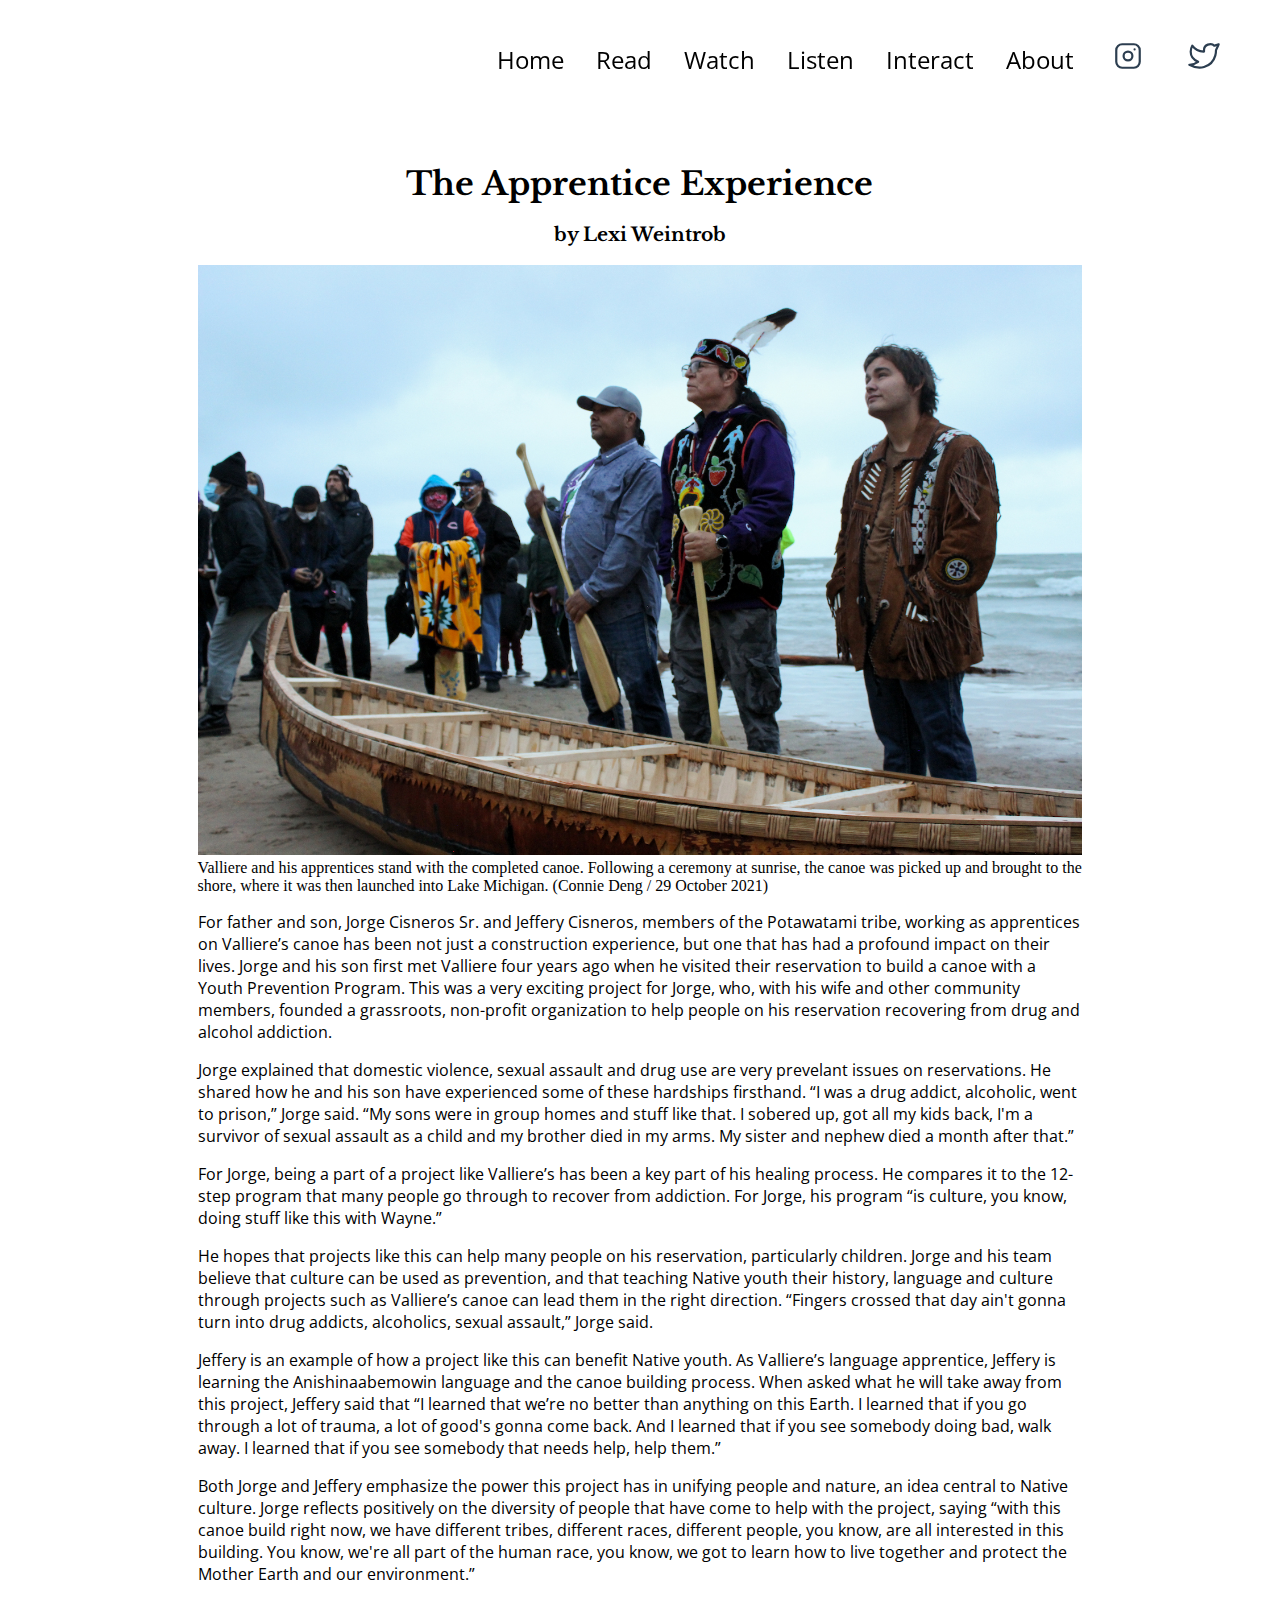
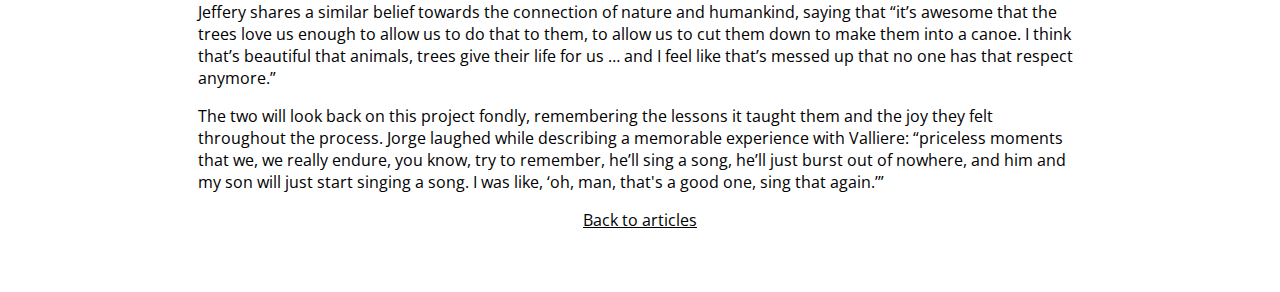
<file: articles/apprentices.html>
<!DOCTYPE html>
<html lang="en">
<head>
    <meta charset="UTF-8">
    <meta http-equiv="X-UA-Compatible" content="IE=edge">
    <meta name="viewport" content="width=device-width, initial-scale=1.0">
    <title>The Apprentice Experience</title>
    <link rel="stylesheet" href="../style.css">
    <link rel="preconnect" href="https://fonts.googleapis.com">
    <link rel="preconnect" href="https://fonts.gstatic.com" crossorigin>
    <link href="https://fonts.googleapis.com/css2?family=Libre+Baskerville:ital,wght@0,400;0,700;1,400&family=Open+Sans:ital,wght@0,300;0,400;0,500;0,600;0,700;0,800;1,300;1,400;1,500;1,600;1,700;1,800&display=swap" rel="stylesheet">
</head>
<body>
    <nav class="site-nav-main">
        <ul class="site-nav-menu">
            <li><a href="../index.html">Home</a></li>
            <li><a href="../index.html#read">Read</a></li>
            <li><a href="../index.html#watch">Watch</a></li>
            <li><a href="../index.html#listen">Listen</a></li>
            <li><a href="../index.html#interact">Interact</a></li>
            <li><a href="../about.html">About</a></li>
            <li><a href="https://www.instagram.com/cnaircanoe/">
                <svg xmlns="http://www.w3.org/2000/svg" class="icon icon-tabler icon-tabler-brand-instagram" width="44" height="44" viewBox="0 0 24 24" stroke-width="1.5" stroke="#2c3e50" fill="none" stroke-linecap="round" stroke-linejoin="round">
                    <path stroke="none" d="M0 0h24v24H0z" fill="none"/>
                    <rect x="4" y="4" width="16" height="16" rx="4" />
                    <circle cx="12" cy="12" r="3" />
                    <line x1="16.5" y1="7.5" x2="16.5" y2="7.501" />
                  </svg>

            </a></li>
            <li><a href="https://twitter.com/CNAIRcanoe">
                <svg xmlns="http://www.w3.org/2000/svg" class="icon icon-tabler icon-tabler-brand-twitter" width="44" height="44" viewBox="0 0 24 24" stroke-width="1.5" stroke="#2c3e50" fill="none" stroke-linecap="round" stroke-linejoin="round">
                    <path stroke="none" d="M0 0h24v24H0z" fill="none"/>
                    <path d="M22 4.01c-1 .49 -1.98 .689 -3 .99c-1.121 -1.265 -2.783 -1.335 -4.38 -.737s-2.643 2.06 -2.62 3.737v1c-3.245 .083 -6.135 -1.395 -8 -4c0 0 -4.182 7.433 4 11c-1.872 1.247 -3.739 2.088 -6 2c3.308 1.803 6.913 2.423 10.034 1.517c3.58 -1.04 6.522 -3.723 7.651 -7.742a13.84 13.84 0 0 0 .497 -3.753c-.002 -.249 1.51 -2.772 1.818 -4.013z" />
                  </svg>

            </a></li>
        </ul>

    </nav>
    <svg class="mobile-hamburger mobile-icon-display" xmlns="http://www.w3.org/2000/svg" class="icon icon-tabler icon-tabler-menu-2" width="44" height="44" viewBox="0 0 24 24" stroke-width="1.5" stroke="#2c3e50" fill="none" stroke-linecap="round" stroke-linejoin="round">
        <path stroke="none" d="M0 0h24v24H0z" fill="none"/>
        <line x1="4" y1="6" x2="20" y2="6" />
        <line x1="4" y1="12" x2="20" y2="12" />
        <line x1="4" y1="18" x2="20" y2="18" />
      </svg>
    <nav class="site-nav-mobile">
        <svg xmlns="http://www.w3.org/2000/svg" class="mobile-close" width="44" height="44" viewBox="0 0 24 24" stroke-width="1.5" stroke="#2c3e50" fill="none" stroke-linecap="round" stroke-linejoin="round">
            <path stroke="none" d="M0 0h24v24H0z" fill="none"/>
            <line x1="18" y1="6" x2="6" y2="18" />
            <line x1="6" y1="6" x2="18" y2="18" />
          </svg>
        <ul class="site-nav-menu-mobile">
            <li><a href="../index.html">Home</a></li>
            <li><a href="../index.html#read">Read</a></li>
            <li><a href="../index.html#watch">Watch</a></li>
            <li><a href="../index.html#listen">Listen</a></li>
            <li><a href="../index.html#interact">Interact</a></li>
            <li><a href="../about.html">About</a></li>
            <li><a href="https://www.instagram.com/cnaircanoe/">
                <svg xmlns="http://www.w3.org/2000/svg" class="icon icon-tabler icon-tabler-brand-instagram" width="44" height="44" viewBox="0 0 24 24" stroke-width="1.5" stroke="#2c3e50" fill="none" stroke-linecap="round" stroke-linejoin="round">
                    <path stroke="none" d="M0 0h24v24H0z" fill="none"/>
                    <rect x="4" y="4" width="16" height="16" rx="4" />
                    <circle cx="12" cy="12" r="3" />
                    <line x1="16.5" y1="7.5" x2="16.5" y2="7.501" />
                  </svg>

            </a></li>
            <li><a href="https://twitter.com/CNAIRcanoe">
                <svg xmlns="http://www.w3.org/2000/svg" class="icon icon-tabler icon-tabler-brand-twitter" width="44" height="44" viewBox="0 0 24 24" stroke-width="1.5" stroke="#2c3e50" fill="none" stroke-linecap="round" stroke-linejoin="round">
                    <path stroke="none" d="M0 0h24v24H0z" fill="none"/>
                    <path d="M22 4.01c-1 .49 -1.98 .689 -3 .99c-1.121 -1.265 -2.783 -1.335 -4.38 -.737s-2.643 2.06 -2.62 3.737v1c-3.245 .083 -6.135 -1.395 -8 -4c0 0 -4.182 7.433 4 11c-1.872 1.247 -3.739 2.088 -6 2c3.308 1.803 6.913 2.423 10.034 1.517c3.58 -1.04 6.522 -3.723 7.651 -7.742a13.84 13.84 0 0 0 .497 -3.753c-.002 -.249 1.51 -2.772 1.818 -4.013z" />
                  </svg>

            </a></li>
        </ul>

    </nav>
    <article>
        <div class="article-intro-content">
            <h1>The Apprentice Experience</h1>
            <h3>by Lexi Weintrob</h3>
        </div>
       
        <figure class="article-hero">
            <img src="../img/apprentices.jpg" alt="Apprentices and Valliere stand with the completed canoe in front of Lake Michigan.">
            <figcaption>Valliere and his apprentices stand with the completed canoe. Following a ceremony at sunrise, the canoe was picked up and brought to the shore, where it was then launched into Lake Michigan. (Connie Deng / 29 October 2021)
            </figcaption>
        </figure>
        <p>For father and son, Jorge Cisneros Sr. and Jeffery Cisneros, members of the Potawatami tribe, working as apprentices on Valliere’s canoe has been not just a construction experience, but one that has had a profound impact on their lives. Jorge and his son first met Valliere four years ago when he visited their reservation to build a canoe with a Youth Prevention Program. This was a very exciting project for Jorge, who, with his wife and other community members, founded a grassroots, non-profit organization to help people on his reservation recovering from drug and alcohol addiction. 
        </p>
        <p>Jorge explained that domestic violence, sexual assault and drug use are very prevelant issues on reservations. He shared how he and his son have experienced some of these hardships firsthand. “I was a drug addict, alcoholic, went to prison,” Jorge said. “My sons were in group homes and stuff like that. I sobered up, got all my kids back, I'm a survivor of sexual assault as a child and my brother died in my arms. My sister and nephew died a month after that.” 
        </p>
        <p>For Jorge, being a part of a project like Valliere’s has been a key part of his healing process. He compares it to the 12-step program that many people go through to recover from addiction. For Jorge, his program “is culture, you know, doing stuff like this with Wayne.” 
        </p>
        <p>He hopes that projects like this can help many people on his reservation, particularly children. Jorge and his team believe that culture can be used as prevention, and that teaching Native youth their history, language and culture through projects such as Valliere’s canoe can lead them in the right direction. “Fingers crossed that day ain't gonna turn into drug addicts, alcoholics, sexual assault,” Jorge said. 
        </p>
        <p>Jeffery is an example of how a project like this can benefit Native youth. As Valliere’s language apprentice, Jeffery is learning the Anishinaabemowin language and the canoe building process. When asked what he will take away from this project, Jeffery said that “I learned that we’re no better than anything on this Earth. I learned that if you go through a lot of trauma, a lot of good's gonna come back. And I learned that if you see somebody doing bad, walk away. I learned that if you see somebody that needs help, help them.” </p>
        <p>Both Jorge and Jeffery emphasize the power this project has in unifying people and nature, an idea central to Native culture. Jorge reflects positively on the diversity of people that have come to help with the project, saying “with this canoe build right now, we have different tribes, different races, different people, you know, are all interested in this building. You know, we're all part of the human race, you know, we got to learn how to live together and protect the Mother Earth and our environment.” 
        </p>
        <p>Jeffery shares a similar belief towards the connection of nature and humankind, saying that “it’s awesome that the trees love us enough to allow us to do that to them, to allow us to cut them down to make them into a canoe. I think that’s beautiful that animals, trees give their life for us … and I feel like that’s messed up that no one has that respect anymore.” </p>
        <p>The two will look back on this project fondly, remembering the lessons it taught them and the joy they felt throughout the process. Jorge laughed while describing a memorable experience with Valliere: “priceless moments that we, we really endure, you know, try to remember, he’ll sing a song, he’ll just burst out of nowhere, and him and my son will just start singing a song. I was like, ‘oh, man, that's a good one, sing that again.’” </p>
        <a href="../index.html#read" style="text-align: center; color: black;"><p>Back to articles</p></a>
    </article>
</body>
<script>
    const menuToggle = () =>{
        document.querySelector('.site-nav-mobile').classList.toggle('site-nav-mobile-show')
        document.querySelector('.mobile-hamburger').classList.toggle('mobile-icon-display')
        document.querySelector('.mobile-close').classList.toggle('mobile-icon-display')
        document.querySelector('body').classList.toggle('disable-scroll')
    }
    document.querySelector('.mobile-hamburger').onclick = function(){
        menuToggle()
    }
    document.querySelector('.mobile-close').onclick = function(){
        menuToggle()

    }
    let mobileLinkList = document.querySelector('.site-nav-mobile').querySelectorAll('li')
    for(let link of mobileLinkList){
        link.onclick = () => {
            menuToggle()
        }
    }
</script>
</html>
</file>
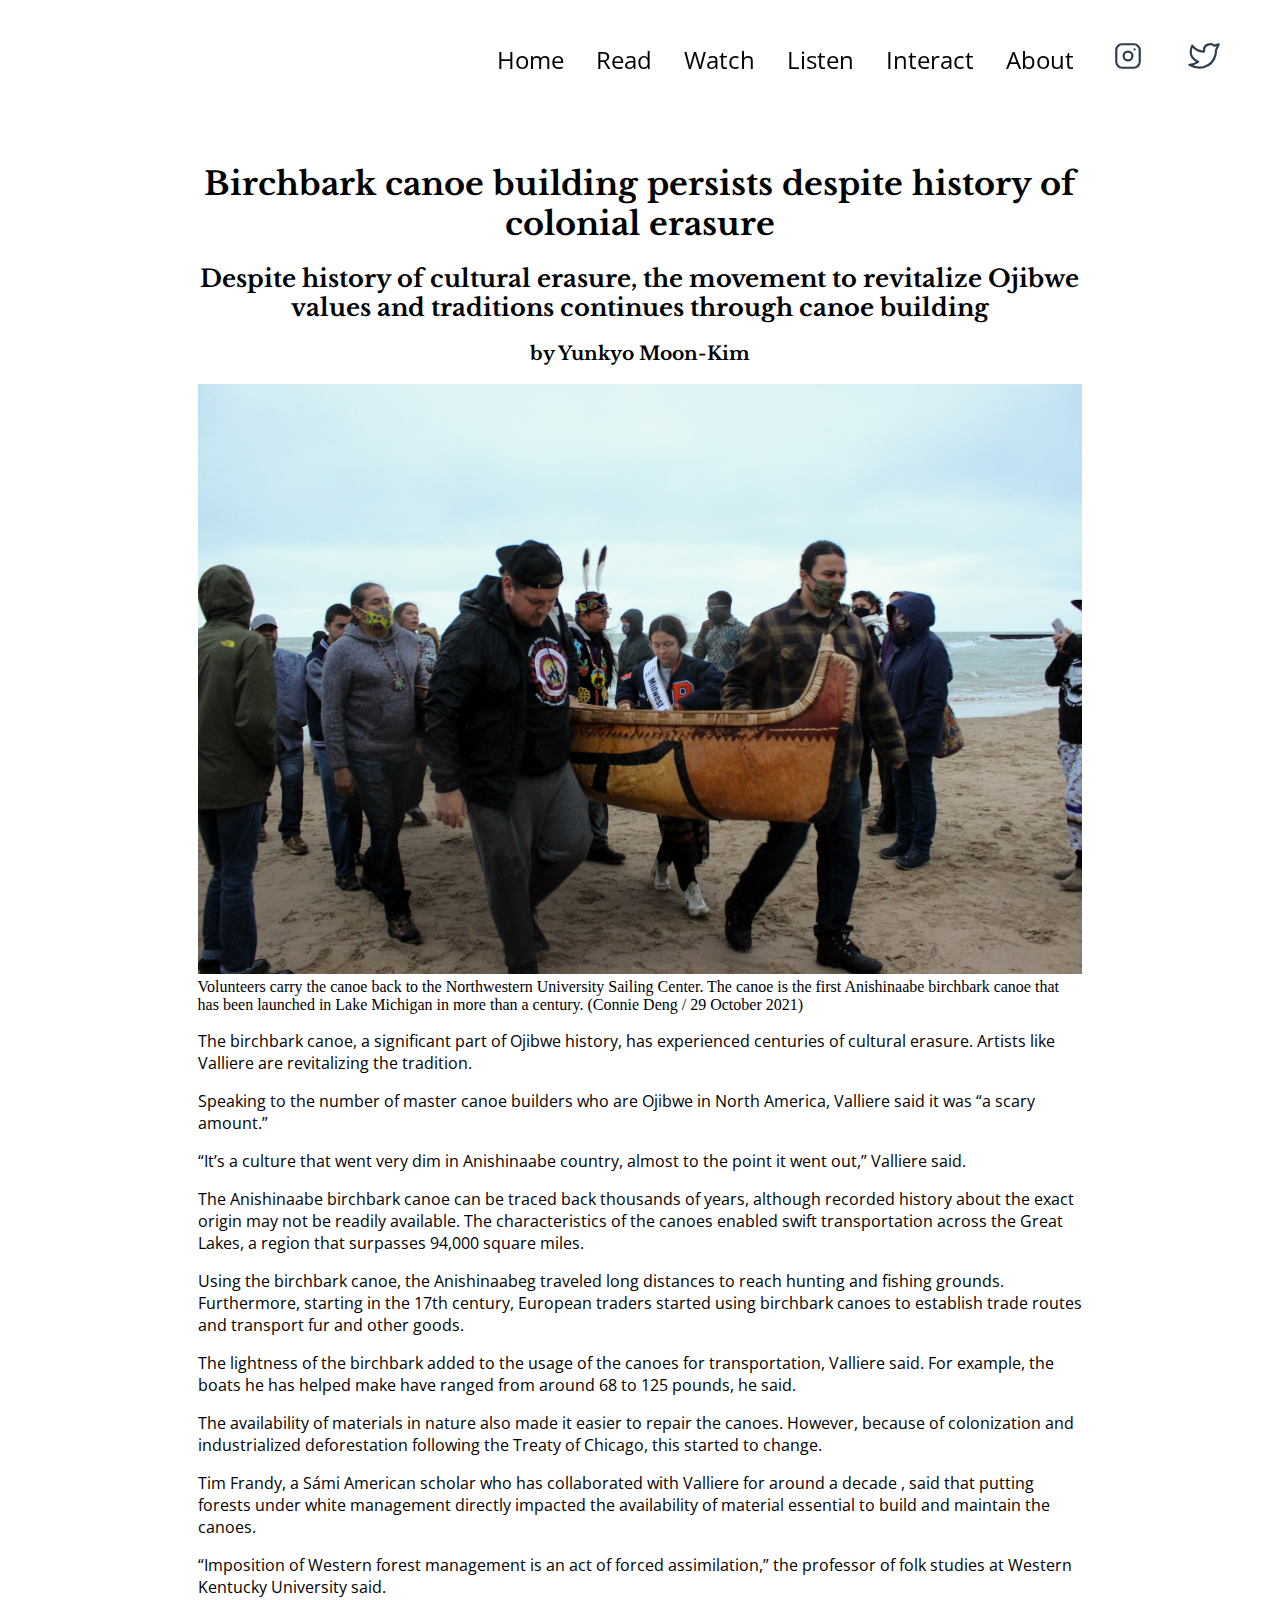
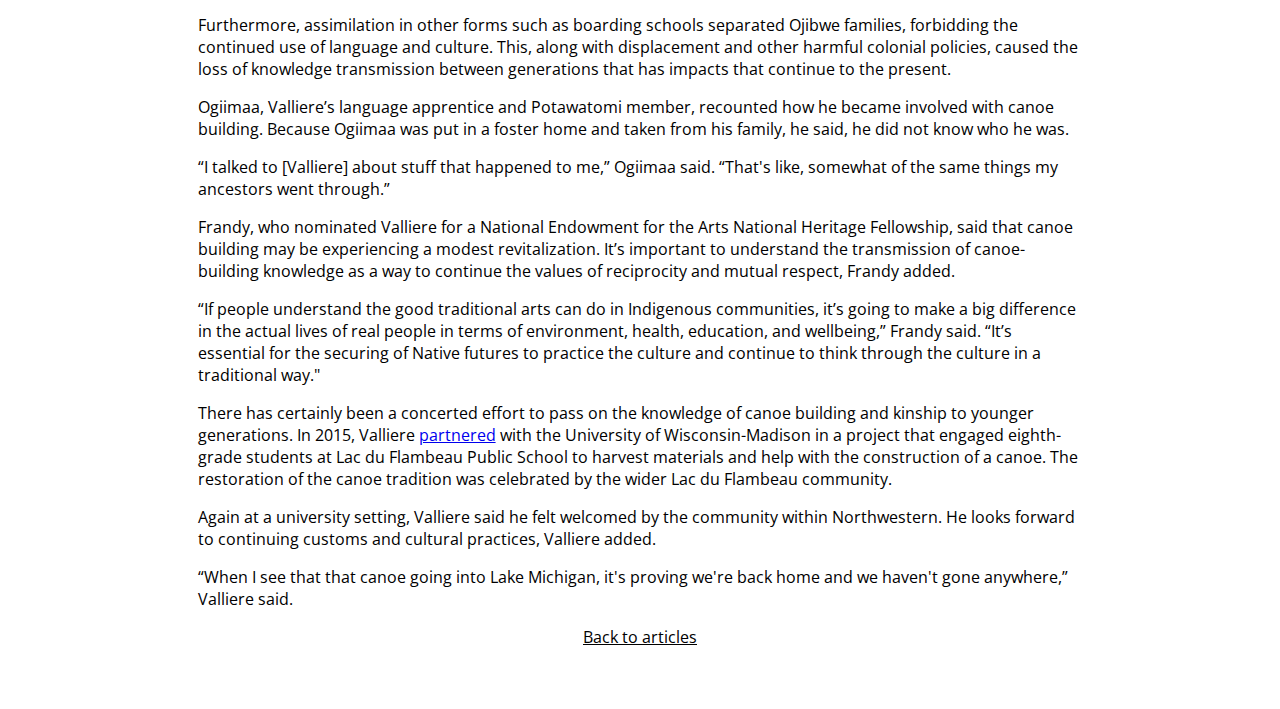
<file: articles/historicalcontext.html>
<!DOCTYPE html>
<html lang="en">
<head>
    <meta charset="UTF-8">
    <meta http-equiv="X-UA-Compatible" content="IE=edge">
    <meta name="viewport" content="width=device-width, initial-scale=1.0">
    <title>CNAIR Canoe Builder</title>
    <link rel="stylesheet" href="../style.css">
    <link rel="preconnect" href="https://fonts.googleapis.com">
    <link rel="preconnect" href="https://fonts.gstatic.com" crossorigin>
    <link href="https://fonts.googleapis.com/css2?family=Libre+Baskerville:ital,wght@0,400;0,700;1,400&family=Open+Sans:ital,wght@0,300;0,400;0,500;0,600;0,700;0,800;1,300;1,400;1,500;1,600;1,700;1,800&display=swap" rel="stylesheet">
</head>
<body>
    <nav class="site-nav-main">
        <ul class="site-nav-menu">
            <li><a href="../index.html">Home</a></li>
            <li><a href="../index.html#read">Read</a></li>
            <li><a href="../index.html#watch">Watch</a></li>
            <li><a href="../index.html#listen">Listen</a></li>
            <li><a href="../index.html#interact">Interact</a></li>
            <li><a href="../about.html">About</a></li>
            <li><a href="https://www.instagram.com/cnaircanoe/">
                <svg xmlns="http://www.w3.org/2000/svg" class="icon icon-tabler icon-tabler-brand-instagram" width="44" height="44" viewBox="0 0 24 24" stroke-width="1.5" stroke="#2c3e50" fill="none" stroke-linecap="round" stroke-linejoin="round">
                    <path stroke="none" d="M0 0h24v24H0z" fill="none"/>
                    <rect x="4" y="4" width="16" height="16" rx="4" />
                    <circle cx="12" cy="12" r="3" />
                    <line x1="16.5" y1="7.5" x2="16.5" y2="7.501" />
                  </svg>

            </a></li>
            <li><a href="https://twitter.com/CNAIRcanoe">
                <svg xmlns="http://www.w3.org/2000/svg" class="icon icon-tabler icon-tabler-brand-twitter" width="44" height="44" viewBox="0 0 24 24" stroke-width="1.5" stroke="#2c3e50" fill="none" stroke-linecap="round" stroke-linejoin="round">
                    <path stroke="none" d="M0 0h24v24H0z" fill="none"/>
                    <path d="M22 4.01c-1 .49 -1.98 .689 -3 .99c-1.121 -1.265 -2.783 -1.335 -4.38 -.737s-2.643 2.06 -2.62 3.737v1c-3.245 .083 -6.135 -1.395 -8 -4c0 0 -4.182 7.433 4 11c-1.872 1.247 -3.739 2.088 -6 2c3.308 1.803 6.913 2.423 10.034 1.517c3.58 -1.04 6.522 -3.723 7.651 -7.742a13.84 13.84 0 0 0 .497 -3.753c-.002 -.249 1.51 -2.772 1.818 -4.013z" />
                  </svg>

            </a></li>
        </ul>

    </nav>
    <svg class="mobile-hamburger mobile-icon-display" xmlns="http://www.w3.org/2000/svg" class="icon icon-tabler icon-tabler-menu-2" width="44" height="44" viewBox="0 0 24 24" stroke-width="1.5" stroke="#2c3e50" fill="none" stroke-linecap="round" stroke-linejoin="round">
        <path stroke="none" d="M0 0h24v24H0z" fill="none"/>
        <line x1="4" y1="6" x2="20" y2="6" />
        <line x1="4" y1="12" x2="20" y2="12" />
        <line x1="4" y1="18" x2="20" y2="18" />
      </svg>
    <nav class="site-nav-mobile">
        <svg xmlns="http://www.w3.org/2000/svg" class="mobile-close" width="44" height="44" viewBox="0 0 24 24" stroke-width="1.5" stroke="#2c3e50" fill="none" stroke-linecap="round" stroke-linejoin="round">
            <path stroke="none" d="M0 0h24v24H0z" fill="none"/>
            <line x1="18" y1="6" x2="6" y2="18" />
            <line x1="6" y1="6" x2="18" y2="18" />
          </svg>
        <ul class="site-nav-menu-mobile">
            <li><a href="../index.html">Home</a></li>
            <li><a href="../index.html#read">Read</a></li>
            <li><a href="../index.html#watch">Watch</a></li>
            <li><a href="../index.html#listen">Listen</a></li>
            <li><a href="../index.html#interact">Interact</a></li>
            <li><a href="../about.html">About</a></li>
            <li><a href="https://www.instagram.com/cnaircanoe/">
                <svg xmlns="http://www.w3.org/2000/svg" class="icon icon-tabler icon-tabler-brand-instagram" width="44" height="44" viewBox="0 0 24 24" stroke-width="1.5" stroke="#2c3e50" fill="none" stroke-linecap="round" stroke-linejoin="round">
                    <path stroke="none" d="M0 0h24v24H0z" fill="none"/>
                    <rect x="4" y="4" width="16" height="16" rx="4" />
                    <circle cx="12" cy="12" r="3" />
                    <line x1="16.5" y1="7.5" x2="16.5" y2="7.501" />
                  </svg>

            </a></li>
            <li><a href="https://twitter.com/CNAIRcanoe">
                <svg xmlns="http://www.w3.org/2000/svg" class="icon icon-tabler icon-tabler-brand-twitter" width="44" height="44" viewBox="0 0 24 24" stroke-width="1.5" stroke="#2c3e50" fill="none" stroke-linecap="round" stroke-linejoin="round">
                    <path stroke="none" d="M0 0h24v24H0z" fill="none"/>
                    <path d="M22 4.01c-1 .49 -1.98 .689 -3 .99c-1.121 -1.265 -2.783 -1.335 -4.38 -.737s-2.643 2.06 -2.62 3.737v1c-3.245 .083 -6.135 -1.395 -8 -4c0 0 -4.182 7.433 4 11c-1.872 1.247 -3.739 2.088 -6 2c3.308 1.803 6.913 2.423 10.034 1.517c3.58 -1.04 6.522 -3.723 7.651 -7.742a13.84 13.84 0 0 0 .497 -3.753c-.002 -.249 1.51 -2.772 1.818 -4.013z" />
                  </svg>

            </a></li>
        </ul>

    </nav>
    <article>
        <div class="article-intro-content">
            <h1>Birchbark canoe building persists despite history of colonial erasure</h1>
            <h2>Despite history of cultural erasure, the movement to revitalize Ojibwe values and traditions continues through canoe building </h2>
            <h3>by Yunkyo Moon-Kim</h3>
        </div>
       
        <figure class="article-hero">
            <img src="../img/historicalcontext.jpg" alt="Volunteers carry the canoe on the shore of Lake Michigan.">
            <figcaption>Volunteers carry the canoe back to the Northwestern University Sailing Center. The canoe is the first Anishinaabe birchbark canoe that has been launched in Lake Michigan in more than a century. (Connie Deng / 29 October 2021)
            </figcaption>
        </figure>
        <p>The birchbark canoe, a significant part of Ojibwe history, has experienced centuries of cultural erasure. Artists like Valliere are revitalizing the tradition. 
        </p>
        <p>Speaking to the number of master canoe builders who are Ojibwe in North America, Valliere said it was “a scary amount.” </p>
        <p>“It’s a culture that went very dim in Anishinaabe country, almost to the point it went out,” Valliere said. </p>
        <p>The Anishinaabe birchbark canoe can be traced back thousands of years, although recorded history about the exact origin may not be readily available. The characteristics of the canoes enabled swift transportation across the Great Lakes, a region that surpasses 94,000 square miles. </p>
        <p>Using the birchbark canoe, the Anishinaabeg traveled long distances to reach hunting and fishing grounds. Furthermore, starting in the 17th century, European traders started using birchbark canoes to establish trade routes and transport fur and other goods.
        </p>
        <p>The lightness of the birchbark added to the usage of the canoes for transportation, Valliere said. For example, the boats he has helped make have ranged from around 68 to 125 pounds, he said. 
        </p>
        <p>The availability of materials in nature also made it easier to repair the canoes. However, because of colonization and industrialized deforestation following the Treaty of Chicago, this started to change. </p>
        <p>Tim Frandy, a Sámi American scholar who has collaborated with Valliere for around a decade , said that putting forests under white management directly impacted the availability of material essential to build and maintain the canoes.</p>
        <p>“Imposition of Western forest management is an act of forced assimilation,” the professor of folk studies at Western Kentucky University said.
        </p>
        <p>Furthermore, assimilation in other forms such as boarding schools separated Ojibwe families, forbidding the continued use of language and culture. This, along with displacement and other harmful colonial policies, caused the loss of knowledge transmission between generations that has impacts that continue to the present.
        </p>
        <p>Ogiimaa, Valliere’s language apprentice and Potawatomi member, recounted how he became involved with canoe building. Because Ogiimaa was put in a foster home and taken from his family, he said, he did not know who he was. 
        </p>
        <p>“I talked to [Valliere] about stuff that happened to me,” Ogiimaa said. “That's like, somewhat of the same things my ancestors went through.”
        </p>
        <p>Frandy, who nominated Valliere for a National Endowment for the Arts National Heritage Fellowship, said that canoe building may be experiencing a modest revitalization. It’s important to understand the transmission of canoe-building knowledge as a way to continue the values of reciprocity and mutual respect, Frandy added. 
        </p>
        <p>“If people understand the good traditional arts can do in Indigenous communities, it’s going to make a big difference in the actual lives of real people in terms of environment, health, education, and wellbeing,” Frandy said. “It’s essential for the securing of Native futures to practice the culture and continue to think through the culture in a traditional way."
        </p>
        <p>There has certainly been a concerted effort to pass on the knowledge of canoe building and kinship to younger generations. In 2015, Valliere <a href="https://vimeo.com/170565548" target="_blank">partnered</a> with the University of Wisconsin-Madison in a project that engaged eighth-grade students at Lac du Flambeau Public School to harvest materials and help with the construction of a canoe. The restoration of the canoe tradition was celebrated by the wider Lac du Flambeau community. 
        </p>
        <p>Again at a university setting, Valliere said he felt welcomed by the community within Northwestern. He looks forward to continuing customs and cultural practices, Valliere added. 
        </p>
        <p>“When I see that that canoe going into Lake Michigan, it's proving we're back home and we haven't gone anywhere,” Valliere said. </p>
        <a href="../index.html#read" style="text-align: center; color: black;"><p>Back to articles</p></a>
    </article>
</body>
<script>
    const menuToggle = () =>{
        document.querySelector('.site-nav-mobile').classList.toggle('site-nav-mobile-show')
        document.querySelector('.mobile-hamburger').classList.toggle('mobile-icon-display')
        document.querySelector('.mobile-close').classList.toggle('mobile-icon-display')
        document.querySelector('body').classList.toggle('disable-scroll')
    }
    document.querySelector('.mobile-hamburger').onclick = function(){
        menuToggle()
    }
    document.querySelector('.mobile-close').onclick = function(){
        menuToggle()

    }
    let mobileLinkList = document.querySelector('.site-nav-mobile').querySelectorAll('li')
    for(let link of mobileLinkList){
        link.onclick = () => {
            menuToggle()
        }
    }
</script>
</html>
</file>
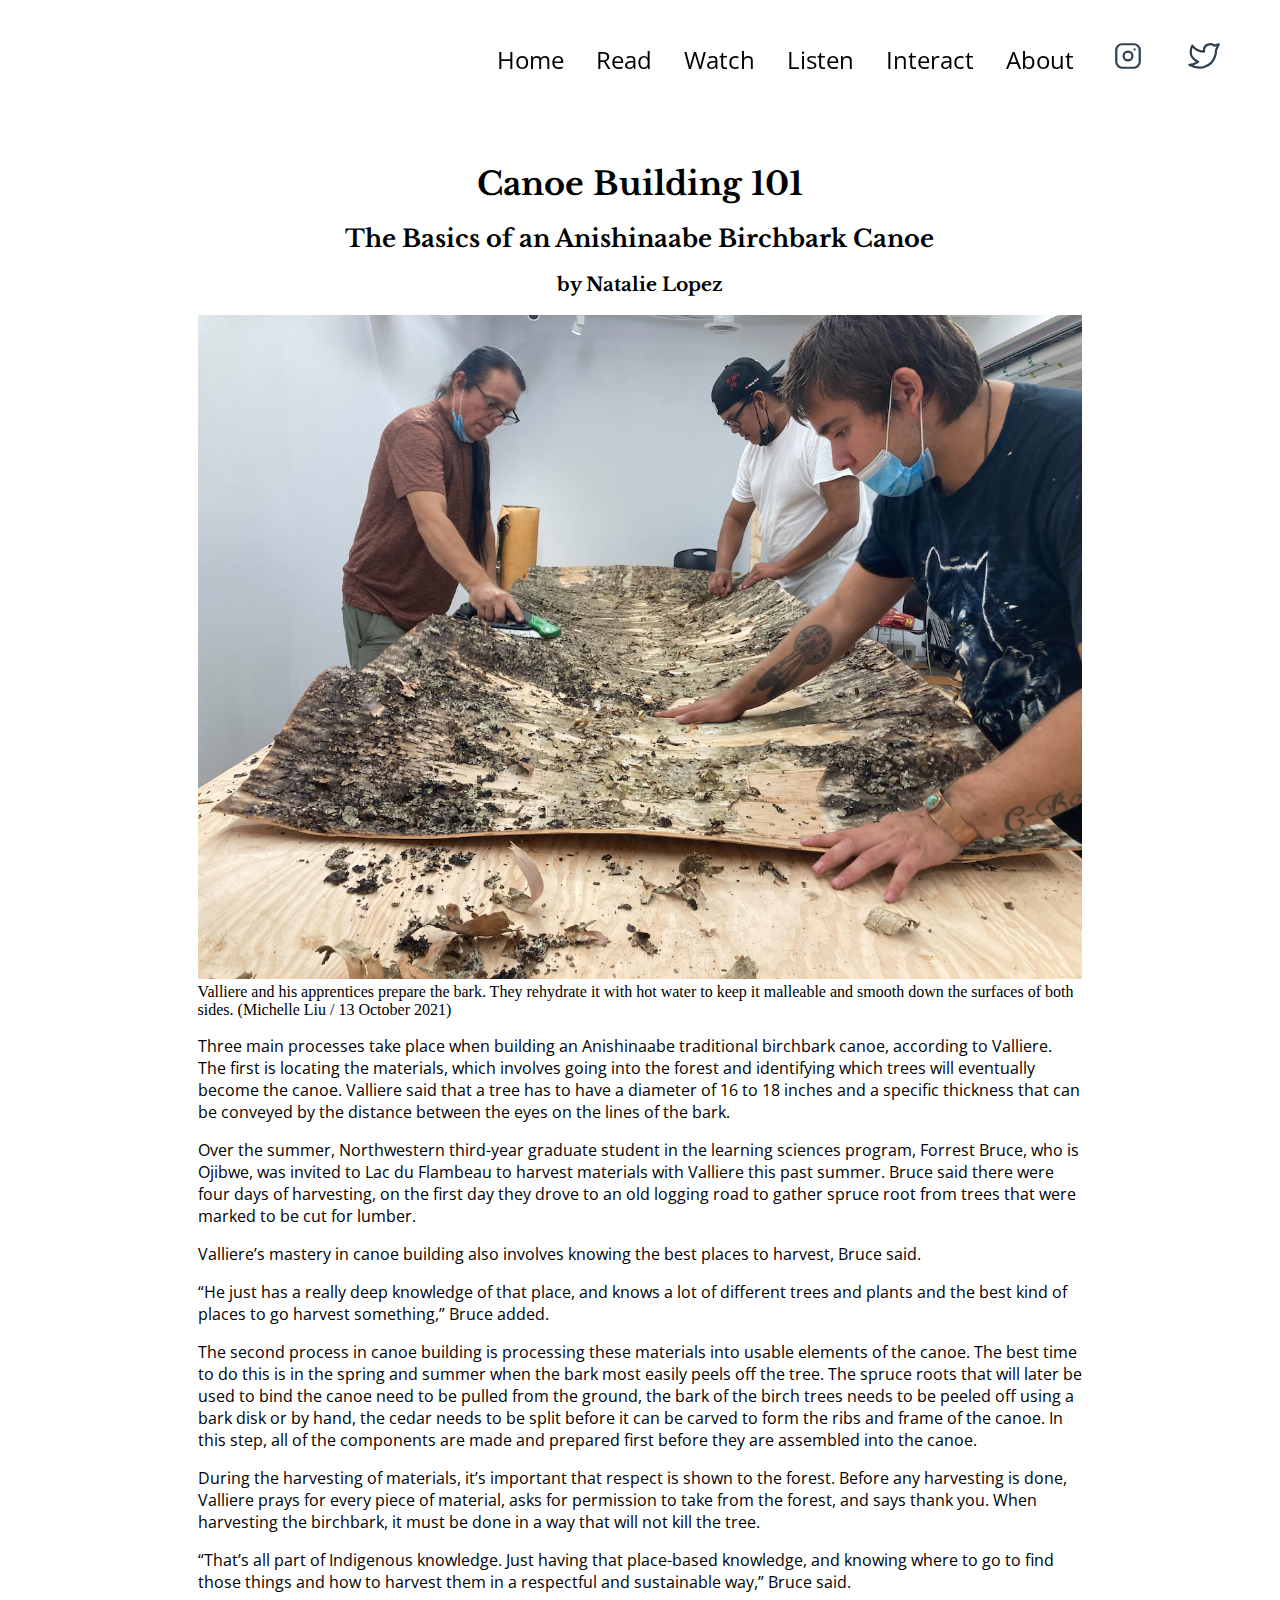
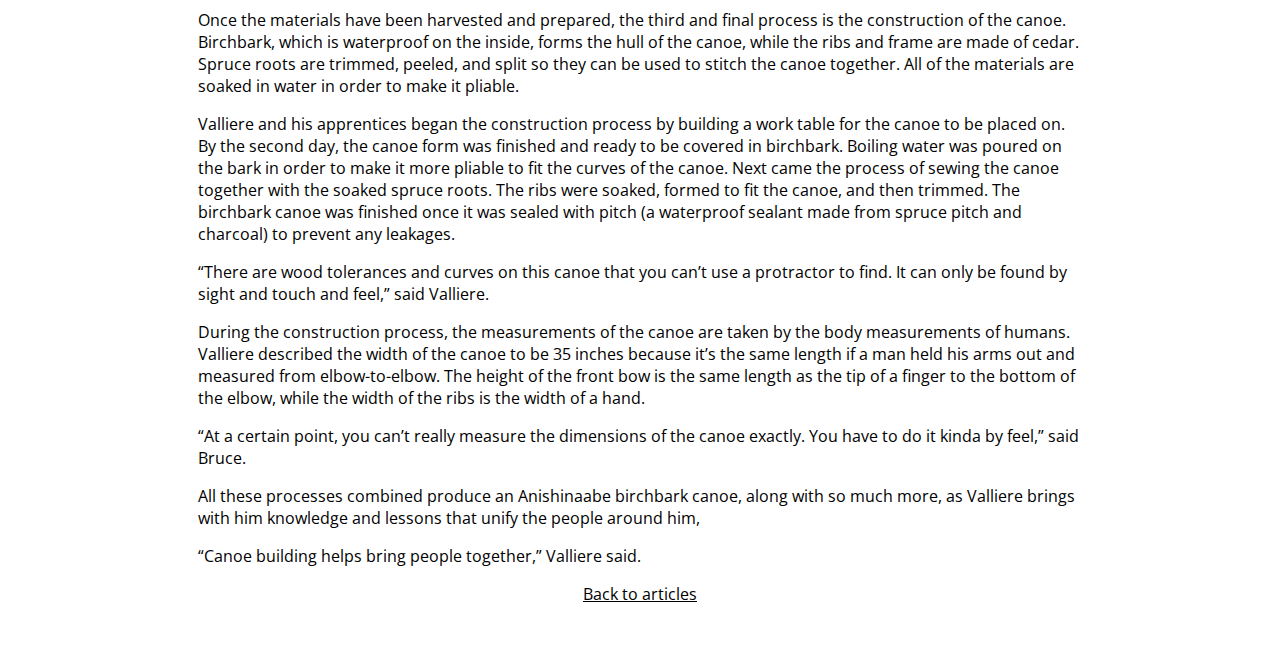
<file: articles/process.html>
<!DOCTYPE html>
<html lang="en">
<head>
    <meta charset="UTF-8">
    <meta http-equiv="X-UA-Compatible" content="IE=edge">
    <meta name="viewport" content="width=device-width, initial-scale=1.0">
    <title>Canoe Building 101</title>
    <link rel="stylesheet" href="../style.css">
    <link rel="preconnect" href="https://fonts.googleapis.com">
    <link rel="preconnect" href="https://fonts.gstatic.com" crossorigin>
    <link href="https://fonts.googleapis.com/css2?family=Libre+Baskerville:ital,wght@0,400;0,700;1,400&family=Open+Sans:ital,wght@0,300;0,400;0,500;0,600;0,700;0,800;1,300;1,400;1,500;1,600;1,700;1,800&display=swap" rel="stylesheet">
</head>
<body>
    <nav class="site-nav-main">
        <ul class="site-nav-menu">
            <li><a href="../index.html">Home</a></li>
            <li><a href="../index.html#read">Read</a></li>
            <li><a href="../index.html#watch">Watch</a></li>
            <li><a href="../index.html#listen">Listen</a></li>
            <li><a href="../index.html#interact">Interact</a></li>
            <li><a href="../about.html">About</a></li>
            <li><a href="https://www.instagram.com/cnaircanoe/">
                <svg xmlns="http://www.w3.org/2000/svg" class="icon icon-tabler icon-tabler-brand-instagram" width="44" height="44" viewBox="0 0 24 24" stroke-width="1.5" stroke="#2c3e50" fill="none" stroke-linecap="round" stroke-linejoin="round">
                    <path stroke="none" d="M0 0h24v24H0z" fill="none"/>
                    <rect x="4" y="4" width="16" height="16" rx="4" />
                    <circle cx="12" cy="12" r="3" />
                    <line x1="16.5" y1="7.5" x2="16.5" y2="7.501" />
                  </svg>

            </a></li>
            <li><a href="https://twitter.com/CNAIRcanoe">
                <svg xmlns="http://www.w3.org/2000/svg" class="icon icon-tabler icon-tabler-brand-twitter" width="44" height="44" viewBox="0 0 24 24" stroke-width="1.5" stroke="#2c3e50" fill="none" stroke-linecap="round" stroke-linejoin="round">
                    <path stroke="none" d="M0 0h24v24H0z" fill="none"/>
                    <path d="M22 4.01c-1 .49 -1.98 .689 -3 .99c-1.121 -1.265 -2.783 -1.335 -4.38 -.737s-2.643 2.06 -2.62 3.737v1c-3.245 .083 -6.135 -1.395 -8 -4c0 0 -4.182 7.433 4 11c-1.872 1.247 -3.739 2.088 -6 2c3.308 1.803 6.913 2.423 10.034 1.517c3.58 -1.04 6.522 -3.723 7.651 -7.742a13.84 13.84 0 0 0 .497 -3.753c-.002 -.249 1.51 -2.772 1.818 -4.013z" />
                  </svg>

            </a></li>
        </ul>

    </nav>
    <svg class="mobile-hamburger mobile-icon-display" xmlns="http://www.w3.org/2000/svg" class="icon icon-tabler icon-tabler-menu-2" width="44" height="44" viewBox="0 0 24 24" stroke-width="1.5" stroke="#2c3e50" fill="none" stroke-linecap="round" stroke-linejoin="round">
        <path stroke="none" d="M0 0h24v24H0z" fill="none"/>
        <line x1="4" y1="6" x2="20" y2="6" />
        <line x1="4" y1="12" x2="20" y2="12" />
        <line x1="4" y1="18" x2="20" y2="18" />
      </svg>
    <nav class="site-nav-mobile">
        <svg xmlns="http://www.w3.org/2000/svg" class="mobile-close" width="44" height="44" viewBox="0 0 24 24" stroke-width="1.5" stroke="#2c3e50" fill="none" stroke-linecap="round" stroke-linejoin="round">
            <path stroke="none" d="M0 0h24v24H0z" fill="none"/>
            <line x1="18" y1="6" x2="6" y2="18" />
            <line x1="6" y1="6" x2="18" y2="18" />
          </svg>
        <ul class="site-nav-menu-mobile">
            <li><a href="../index.html">Home</a></li>
            <li><a href="../index.html#read">Read</a></li>
            <li><a href="../index.html#watch">Watch</a></li>
            <li><a href="../index.html#listen">Listen</a></li>
            <li><a href="../index.html#interact">Interact</a></li>
            <li><a href="../about.html">About</a></li>
            <li><a href="https://www.instagram.com/cnaircanoe/">
                <svg xmlns="http://www.w3.org/2000/svg" class="icon icon-tabler icon-tabler-brand-instagram" width="44" height="44" viewBox="0 0 24 24" stroke-width="1.5" stroke="#2c3e50" fill="none" stroke-linecap="round" stroke-linejoin="round">
                    <path stroke="none" d="M0 0h24v24H0z" fill="none"/>
                    <rect x="4" y="4" width="16" height="16" rx="4" />
                    <circle cx="12" cy="12" r="3" />
                    <line x1="16.5" y1="7.5" x2="16.5" y2="7.501" />
                  </svg>

            </a></li>
            <li><a href="https://twitter.com/CNAIRcanoe">
                <svg xmlns="http://www.w3.org/2000/svg" class="icon icon-tabler icon-tabler-brand-twitter" width="44" height="44" viewBox="0 0 24 24" stroke-width="1.5" stroke="#2c3e50" fill="none" stroke-linecap="round" stroke-linejoin="round">
                    <path stroke="none" d="M0 0h24v24H0z" fill="none"/>
                    <path d="M22 4.01c-1 .49 -1.98 .689 -3 .99c-1.121 -1.265 -2.783 -1.335 -4.38 -.737s-2.643 2.06 -2.62 3.737v1c-3.245 .083 -6.135 -1.395 -8 -4c0 0 -4.182 7.433 4 11c-1.872 1.247 -3.739 2.088 -6 2c3.308 1.803 6.913 2.423 10.034 1.517c3.58 -1.04 6.522 -3.723 7.651 -7.742a13.84 13.84 0 0 0 .497 -3.753c-.002 -.249 1.51 -2.772 1.818 -4.013z" />
                  </svg>

            </a></li>
        </ul>

    </nav>
    <article>
        <div class="article-intro-content">
            <h1>Canoe Building 101</h1>
            <h2>The Basics of an Anishinaabe Birchbark Canoe </h2>
            <h3>by Natalie Lopez</h3>
        </div>
       
        <figure class="article-hero">
            <img src="../img/process.jpg" alt="Valliere and apprentices scrape the outer bark off of a long strip of bark.">
            <figcaption>Valliere and his apprentices prepare the bark. They rehydrate it with hot water to keep it malleable and smooth down the surfaces of both sides. (Michelle Liu / 13 October 2021)</figcaption>
        </figure>
        <p>Three main processes take place when building an Anishinaabe traditional birchbark canoe, according to Valliere. The first is locating the materials, which involves going into the forest and identifying which trees will eventually become the canoe. Valliere said that a tree has to have a diameter of 16 to 18 inches and a specific thickness that can be conveyed by the distance between the eyes on the lines of the bark. 
        </p>
        <p>Over the summer, Northwestern third-year graduate student in the learning sciences program, Forrest Bruce, who is Ojibwe, was invited to Lac du Flambeau to harvest materials with Valliere this past summer. Bruce said there were four days of harvesting, on the first day they drove to an old logging road to gather spruce root from trees that were marked to be cut for lumber. 

        </p>
        <p>Valliere’s mastery in canoe building also involves knowing the best places to harvest, Bruce said. 
        </p>
        <p>“He just has a really deep knowledge of that place, and knows a lot of different trees and plants and the best kind of places to go harvest something,” Bruce added.</p>
        <p>The second process in canoe building is processing these materials into usable elements of the canoe. The best time to do this is in the spring and summer when the bark most easily peels off the tree. The spruce roots that will later be used to bind the canoe need to be pulled from the ground, the bark of the birch trees needs to be peeled off using a bark disk or by hand, the cedar needs to be split before it can be carved to form the ribs and frame of the canoe. In this step, all of the components are made and prepared first before they are assembled into the canoe.  
        </p>
        <p>During the harvesting of materials, it’s important that respect is shown to the forest. Before any harvesting is done, Valliere prays for every piece of material, asks for permission to take from the forest, and says thank you. When harvesting the birchbark, it must be done in a way that will not kill the tree. 
        </p>
        <p>“That’s all part of Indigenous knowledge. Just having that place-based knowledge, and knowing where to go to find those things and how to harvest them in a respectful and sustainable way,” Bruce said. 
        </p>
        <p>Once the materials have been harvested and prepared, the third and final process is the construction of the canoe. Birchbark, which is waterproof on the inside, forms the hull of the canoe, while the ribs and frame are made of cedar. Spruce roots are trimmed, peeled, and split so they can be used to stitch the canoe together. All of the materials are soaked in water in order to make it pliable. 
        </p>
        <p>Valliere and his apprentices began the construction process by building a work table for the canoe to be placed on. By the second day, the canoe form was finished and ready to be covered in birchbark. Boiling water was poured on the bark in order to make it more pliable to fit the curves of the canoe. Next came the process of sewing the canoe together with the soaked spruce roots. The ribs were soaked, formed to fit the canoe, and then trimmed. The birchbark canoe was finished once it was sealed with pitch (a waterproof sealant made from spruce pitch and charcoal) to prevent any leakages.
        </p>
        <p>“There are wood tolerances and curves on this canoe that you can’t use a protractor to find. It can only be found by sight and touch and feel,” said Valliere. </p>
        <p>During the construction process, the measurements of the canoe are taken by the body measurements of humans. Valliere described the width of the canoe to be 35 inches because it’s the same length if a man held his arms out and measured from elbow-to-elbow. The height of the front bow is the same length as the tip of a finger to the bottom of the elbow, while the width of the ribs is the width of a hand. 
        </p>
        <p>“At a certain point, you can’t really measure the dimensions of the canoe exactly. You have to do it kinda by feel,” said Bruce. </p>
        <p>All these processes combined produce an Anishinaabe birchbark canoe, along with so much more, as Valliere brings with him knowledge and lessons that unify the people around him, 
        </p>
        <p>“Canoe building helps bring people together,” Valliere said. 
        </p>
        <a href="../index.html#read" style="text-align: center; color: black;"><p>Back to articles</p></a>
    </article>
</body>
<script>
    const menuToggle = () =>{
        document.querySelector('.site-nav-mobile').classList.toggle('site-nav-mobile-show')
        document.querySelector('.mobile-hamburger').classList.toggle('mobile-icon-display')
        document.querySelector('.mobile-close').classList.toggle('mobile-icon-display')
        document.querySelector('body').classList.toggle('disable-scroll')
    }
    document.querySelector('.mobile-hamburger').onclick = function(){
        menuToggle()
    }
    document.querySelector('.mobile-close').onclick = function(){
        menuToggle()

    }
    let mobileLinkList = document.querySelector('.site-nav-mobile').querySelectorAll('li')
    for(let link of mobileLinkList){
        link.onclick = () => {
            menuToggle()
        }
    }
</script>
</html>
</file>
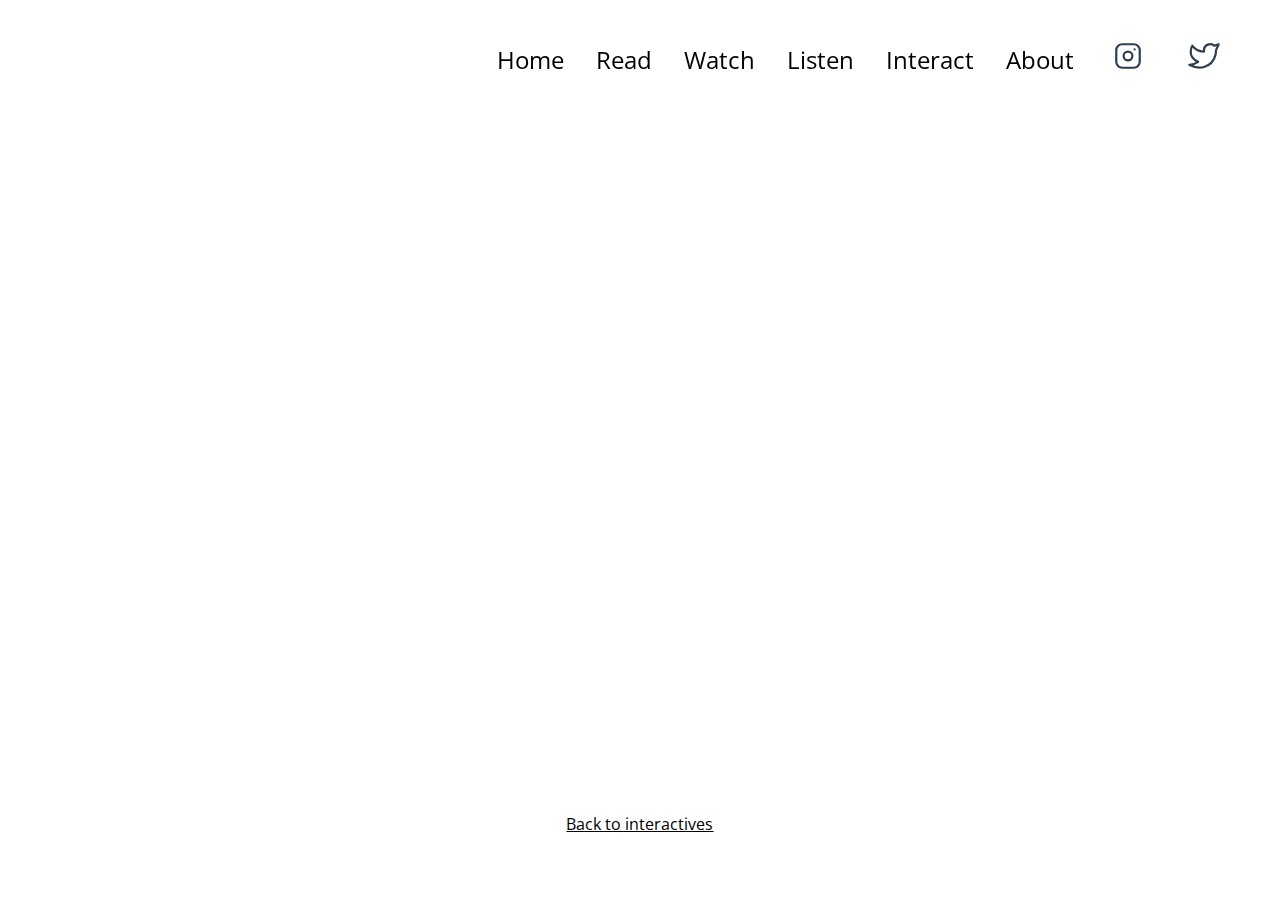
<file: articles/timeline.html>
<!DOCTYPE html>
<html lang="en">
<head>
    <meta charset="UTF-8">
    <meta http-equiv="X-UA-Compatible" content="IE=edge">
    <meta name="viewport" content="width=device-width, initial-scale=1.0">
    <title>CNAIR Canoe Builder</title>
    <link rel="stylesheet" href="../style.css">
    <link rel="preconnect" href="https://fonts.googleapis.com">
    <link rel="preconnect" href="https://fonts.gstatic.com" crossorigin>
    <link href="https://fonts.googleapis.com/css2?family=Libre+Baskerville:ital,wght@0,400;0,700;1,400&family=Open+Sans:ital,wght@0,300;0,400;0,500;0,600;0,700;0,800;1,300;1,400;1,500;1,600;1,700;1,800&display=swap" rel="stylesheet">
</head>
<body>
    <nav class="site-nav-main">
        <ul class="site-nav-menu">
            <li><a href="../index.html">Home</a></li>
            <li><a href="../index.html#read">Read</a></li>
            <li><a href="../index.html#watch">Watch</a></li>
            <li><a href="../index.html#listen">Listen</a></li>
            <li><a href="../index.html#interact">Interact</a></li>
            <li><a href="../about.html">About</a></li>
            <li><a href="https://www.instagram.com/cnaircanoe/">
                <svg xmlns="http://www.w3.org/2000/svg" class="icon icon-tabler icon-tabler-brand-instagram" width="44" height="44" viewBox="0 0 24 24" stroke-width="1.5" stroke="#2c3e50" fill="none" stroke-linecap="round" stroke-linejoin="round">
                    <path stroke="none" d="M0 0h24v24H0z" fill="none"/>
                    <rect x="4" y="4" width="16" height="16" rx="4" />
                    <circle cx="12" cy="12" r="3" />
                    <line x1="16.5" y1="7.5" x2="16.5" y2="7.501" />
                  </svg>

            </a></li>
            <li><a href="https://twitter.com/CNAIRcanoe">
                <svg xmlns="http://www.w3.org/2000/svg" class="icon icon-tabler icon-tabler-brand-twitter" width="44" height="44" viewBox="0 0 24 24" stroke-width="1.5" stroke="#2c3e50" fill="none" stroke-linecap="round" stroke-linejoin="round">
                    <path stroke="none" d="M0 0h24v24H0z" fill="none"/>
                    <path d="M22 4.01c-1 .49 -1.98 .689 -3 .99c-1.121 -1.265 -2.783 -1.335 -4.38 -.737s-2.643 2.06 -2.62 3.737v1c-3.245 .083 -6.135 -1.395 -8 -4c0 0 -4.182 7.433 4 11c-1.872 1.247 -3.739 2.088 -6 2c3.308 1.803 6.913 2.423 10.034 1.517c3.58 -1.04 6.522 -3.723 7.651 -7.742a13.84 13.84 0 0 0 .497 -3.753c-.002 -.249 1.51 -2.772 1.818 -4.013z" />
                  </svg>

            </a></li>
        </ul>

    </nav>
    <svg class="mobile-hamburger mobile-icon-display" xmlns="http://www.w3.org/2000/svg" class="icon icon-tabler icon-tabler-menu-2" width="44" height="44" viewBox="0 0 24 24" stroke-width="1.5" stroke="#2c3e50" fill="none" stroke-linecap="round" stroke-linejoin="round">
        <path stroke="none" d="M0 0h24v24H0z" fill="none"/>
        <line x1="4" y1="6" x2="20" y2="6" />
        <line x1="4" y1="12" x2="20" y2="12" />
        <line x1="4" y1="18" x2="20" y2="18" />
      </svg>
    <nav class="site-nav-mobile">
        <svg xmlns="http://www.w3.org/2000/svg" class="mobile-close" width="44" height="44" viewBox="0 0 24 24" stroke-width="1.5" stroke="#2c3e50" fill="none" stroke-linecap="round" stroke-linejoin="round">
            <path stroke="none" d="M0 0h24v24H0z" fill="none"/>
            <line x1="18" y1="6" x2="6" y2="18" />
            <line x1="6" y1="6" x2="18" y2="18" />
          </svg>
        <ul class="site-nav-menu-mobile">
            <li><a href="../index.html">Home</a></li>
            <li><a href="../index.html#read">Read</a></li>
            <li><a href="../index.html#watch">Watch</a></li>
            <li><a href="../index.html#listen">Listen</a></li>
            <li><a href="../index.html#interact">Interact</a></li>
            <li><a href="../about.html">About</a></li>
            <li><a href="https://www.instagram.com/cnaircanoe/">
                <svg xmlns="http://www.w3.org/2000/svg" class="icon icon-tabler icon-tabler-brand-instagram" width="44" height="44" viewBox="0 0 24 24" stroke-width="1.5" stroke="#2c3e50" fill="none" stroke-linecap="round" stroke-linejoin="round">
                    <path stroke="none" d="M0 0h24v24H0z" fill="none"/>
                    <rect x="4" y="4" width="16" height="16" rx="4" />
                    <circle cx="12" cy="12" r="3" />
                    <line x1="16.5" y1="7.5" x2="16.5" y2="7.501" />
                  </svg>

            </a></li>
            <li><a href="https://twitter.com/CNAIRcanoe">
                <svg xmlns="http://www.w3.org/2000/svg" class="icon icon-tabler icon-tabler-brand-twitter" width="44" height="44" viewBox="0 0 24 24" stroke-width="1.5" stroke="#2c3e50" fill="none" stroke-linecap="round" stroke-linejoin="round">
                    <path stroke="none" d="M0 0h24v24H0z" fill="none"/>
                    <path d="M22 4.01c-1 .49 -1.98 .689 -3 .99c-1.121 -1.265 -2.783 -1.335 -4.38 -.737s-2.643 2.06 -2.62 3.737v1c-3.245 .083 -6.135 -1.395 -8 -4c0 0 -4.182 7.433 4 11c-1.872 1.247 -3.739 2.088 -6 2c3.308 1.803 6.913 2.423 10.034 1.517c3.58 -1.04 6.522 -3.723 7.651 -7.742a13.84 13.84 0 0 0 .497 -3.753c-.002 -.249 1.51 -2.772 1.818 -4.013z" />
                  </svg>

            </a></li>
        </ul>

    </nav>
    <article>
        <iframe src='https://cdn.knightlab.com/libs/timeline3/latest/embed/index.html?source=1cPjev6evt9CV7D945rZtRGGtelXEWQ13GQuZfu1GUCI&font=Default&lang=en&initial_zoom=2&start_at_slide=1&height=650' width='100%' height='650' webkitallowfullscreen mozallowfullscreen allowfullscreen frameborder='0'></iframe>
        <a href="../index.html#interact" style="text-align: center; color: black; margin: 3rem 0;"><p>Back to interactives</p></a>
    
    </article>

</body>
<script>
    const menuToggle = () =>{
        document.querySelector('.site-nav-mobile').classList.toggle('site-nav-mobile-show')
        document.querySelector('.mobile-hamburger').classList.toggle('mobile-icon-display')
        document.querySelector('.mobile-close').classList.toggle('mobile-icon-display')
        document.querySelector('body').classList.toggle('disable-scroll')
    }
    document.querySelector('.mobile-hamburger').onclick = function(){
        menuToggle()
    }
    document.querySelector('.mobile-close').onclick = function(){
        menuToggle()

    }
    let mobileLinkList = document.querySelector('.site-nav-mobile').querySelectorAll('li')
    for(let link of mobileLinkList){
        link.onclick = () => {
            menuToggle()
        }
    }
</script>
</html>
</file>
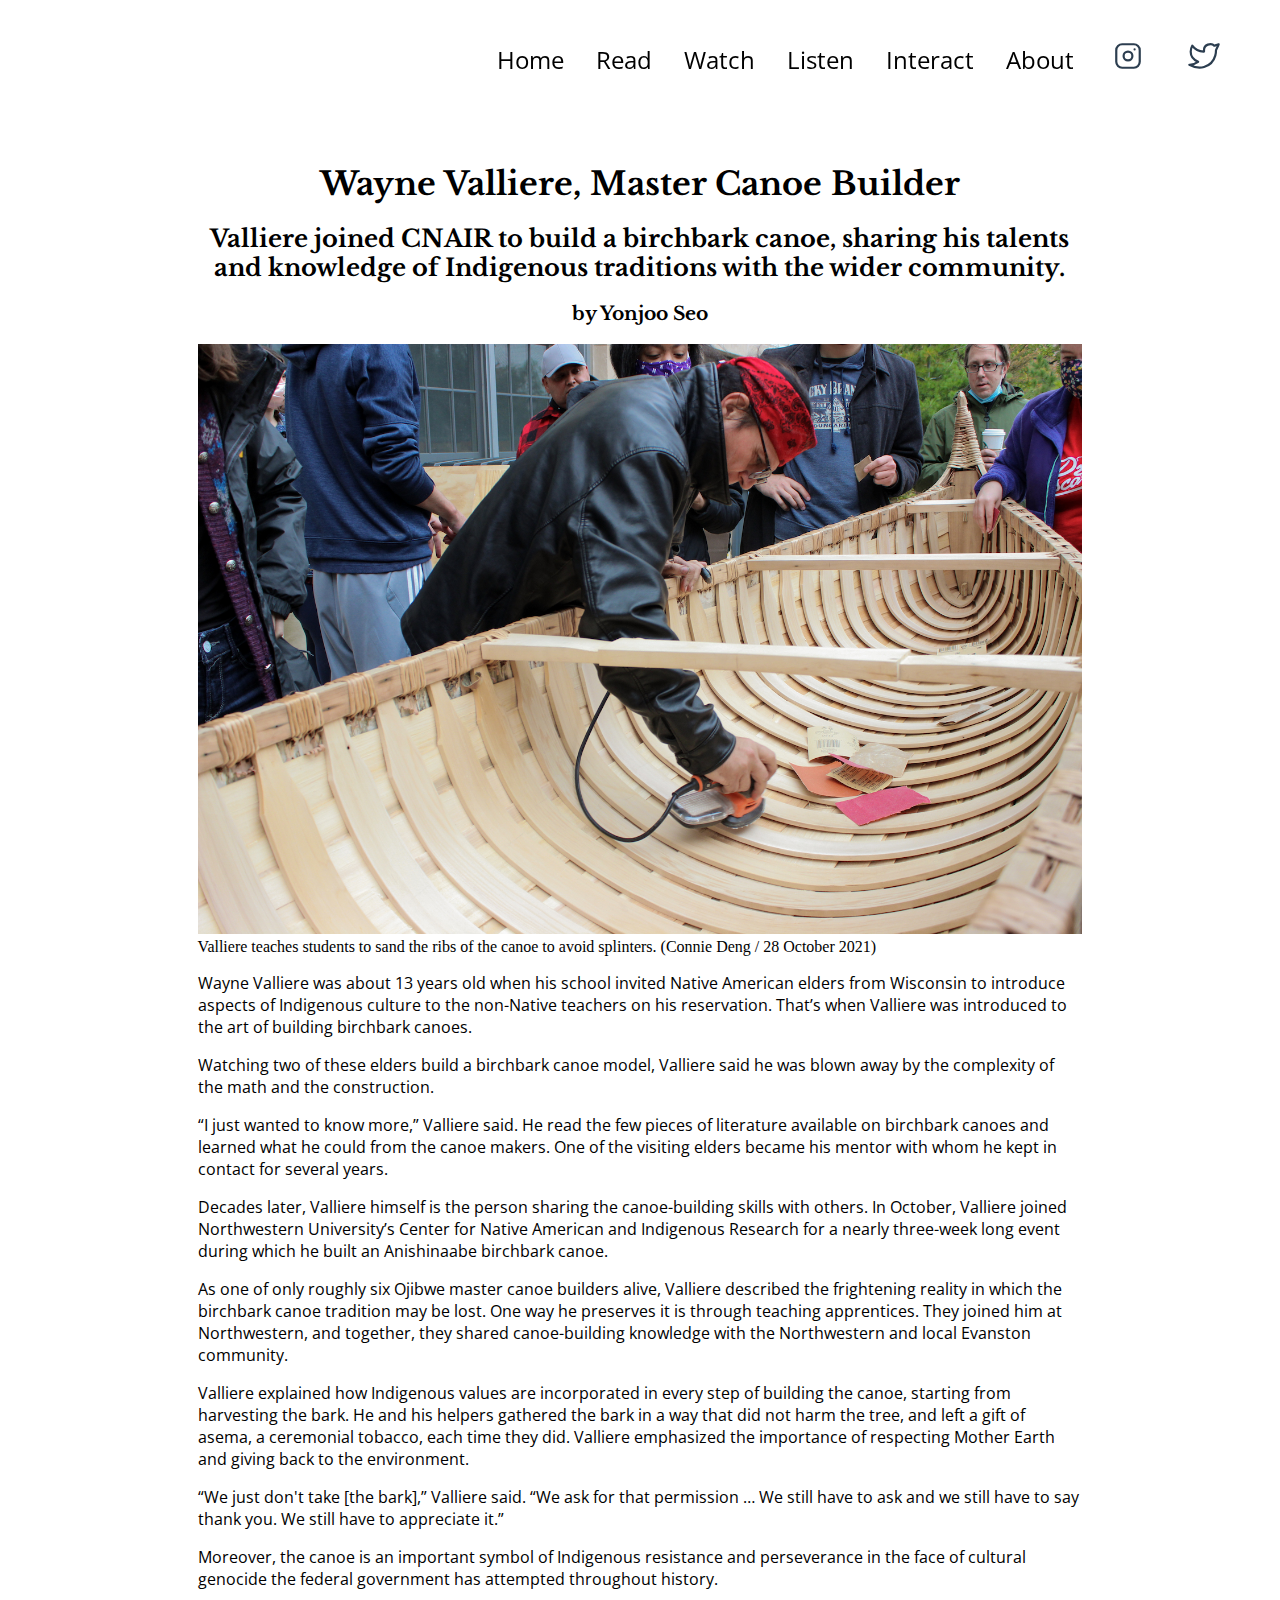
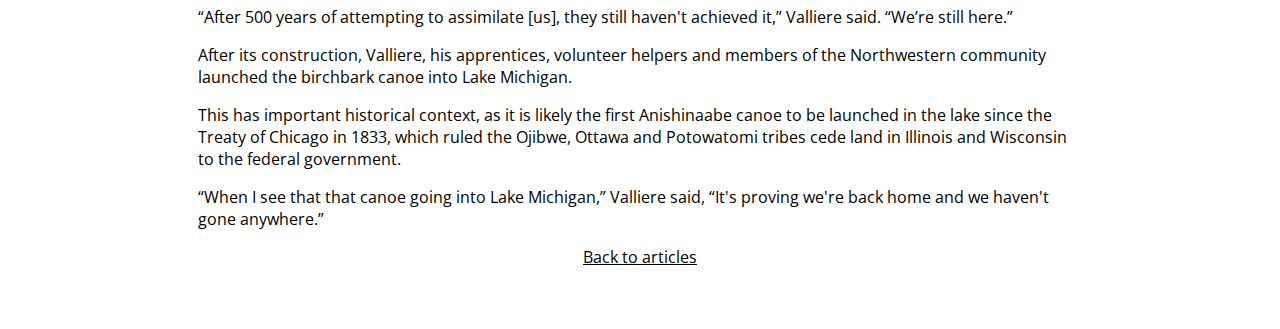
<file: articles/wayne.html>
<!DOCTYPE html>
<html lang="en">
<head>
    <meta charset="UTF-8">
    <meta http-equiv="X-UA-Compatible" content="IE=edge">
    <meta name="viewport" content="width=device-width, initial-scale=1.0">
    <title>CNAIR Canoe Builder</title>
    <link rel="stylesheet" href="../style.css">
    <link rel="preconnect" href="https://fonts.googleapis.com">
    <link rel="preconnect" href="https://fonts.gstatic.com" crossorigin>
    <link href="https://fonts.googleapis.com/css2?family=Libre+Baskerville:ital,wght@0,400;0,700;1,400&family=Open+Sans:ital,wght@0,300;0,400;0,500;0,600;0,700;0,800;1,300;1,400;1,500;1,600;1,700;1,800&display=swap" rel="stylesheet">
</head>
<body>
    <nav class="site-nav-main">
        <ul class="site-nav-menu">
            <li><a href="../index.html">Home</a></li>
            <li><a href="../index.html#read">Read</a></li>
            <li><a href="../index.html#watch">Watch</a></li>
            <li><a href="../index.html#listen">Listen</a></li>
            <li><a href="../index.html#interact">Interact</a></li>
            <li><a href="../about.html">About</a></li>
            <li><a href="https://www.instagram.com/cnaircanoe/">
                <svg xmlns="http://www.w3.org/2000/svg" class="icon icon-tabler icon-tabler-brand-instagram" width="44" height="44" viewBox="0 0 24 24" stroke-width="1.5" stroke="#2c3e50" fill="none" stroke-linecap="round" stroke-linejoin="round">
                    <path stroke="none" d="M0 0h24v24H0z" fill="none"/>
                    <rect x="4" y="4" width="16" height="16" rx="4" />
                    <circle cx="12" cy="12" r="3" />
                    <line x1="16.5" y1="7.5" x2="16.5" y2="7.501" />
                  </svg>

            </a></li>
            <li><a href="https://twitter.com/CNAIRcanoe">
                <svg xmlns="http://www.w3.org/2000/svg" class="icon icon-tabler icon-tabler-brand-twitter" width="44" height="44" viewBox="0 0 24 24" stroke-width="1.5" stroke="#2c3e50" fill="none" stroke-linecap="round" stroke-linejoin="round">
                    <path stroke="none" d="M0 0h24v24H0z" fill="none"/>
                    <path d="M22 4.01c-1 .49 -1.98 .689 -3 .99c-1.121 -1.265 -2.783 -1.335 -4.38 -.737s-2.643 2.06 -2.62 3.737v1c-3.245 .083 -6.135 -1.395 -8 -4c0 0 -4.182 7.433 4 11c-1.872 1.247 -3.739 2.088 -6 2c3.308 1.803 6.913 2.423 10.034 1.517c3.58 -1.04 6.522 -3.723 7.651 -7.742a13.84 13.84 0 0 0 .497 -3.753c-.002 -.249 1.51 -2.772 1.818 -4.013z" />
                  </svg>

            </a></li>
        </ul>

    </nav>
    <svg class="mobile-hamburger mobile-icon-display" xmlns="http://www.w3.org/2000/svg" class="icon icon-tabler icon-tabler-menu-2" width="44" height="44" viewBox="0 0 24 24" stroke-width="1.5" stroke="#2c3e50" fill="none" stroke-linecap="round" stroke-linejoin="round">
        <path stroke="none" d="M0 0h24v24H0z" fill="none"/>
        <line x1="4" y1="6" x2="20" y2="6" />
        <line x1="4" y1="12" x2="20" y2="12" />
        <line x1="4" y1="18" x2="20" y2="18" />
      </svg>
    <nav class="site-nav-mobile">
        <svg xmlns="http://www.w3.org/2000/svg" class="mobile-close" width="44" height="44" viewBox="0 0 24 24" stroke-width="1.5" stroke="#2c3e50" fill="none" stroke-linecap="round" stroke-linejoin="round">
            <path stroke="none" d="M0 0h24v24H0z" fill="none"/>
            <line x1="18" y1="6" x2="6" y2="18" />
            <line x1="6" y1="6" x2="18" y2="18" />
          </svg>
        <ul class="site-nav-menu-mobile">
            <li><a href="../index.html">Home</a></li>
            <li><a href="../index.html#read">Read</a></li>
            <li><a href="../index.html#watch">Watch</a></li>
            <li><a href="../index.html#listen">Listen</a></li>
            <li><a href="../index.html#interact">Interact</a></li>
            <li><a href="../about.html">About</a></li>
            <li><a href="https://www.instagram.com/cnaircanoe/">
                <svg xmlns="http://www.w3.org/2000/svg" class="icon icon-tabler icon-tabler-brand-instagram" width="44" height="44" viewBox="0 0 24 24" stroke-width="1.5" stroke="#2c3e50" fill="none" stroke-linecap="round" stroke-linejoin="round">
                    <path stroke="none" d="M0 0h24v24H0z" fill="none"/>
                    <rect x="4" y="4" width="16" height="16" rx="4" />
                    <circle cx="12" cy="12" r="3" />
                    <line x1="16.5" y1="7.5" x2="16.5" y2="7.501" />
                  </svg>

            </a></li>
            <li><a href="https://twitter.com/CNAIRcanoe">
                <svg xmlns="http://www.w3.org/2000/svg" class="icon icon-tabler icon-tabler-brand-twitter" width="44" height="44" viewBox="0 0 24 24" stroke-width="1.5" stroke="#2c3e50" fill="none" stroke-linecap="round" stroke-linejoin="round">
                    <path stroke="none" d="M0 0h24v24H0z" fill="none"/>
                    <path d="M22 4.01c-1 .49 -1.98 .689 -3 .99c-1.121 -1.265 -2.783 -1.335 -4.38 -.737s-2.643 2.06 -2.62 3.737v1c-3.245 .083 -6.135 -1.395 -8 -4c0 0 -4.182 7.433 4 11c-1.872 1.247 -3.739 2.088 -6 2c3.308 1.803 6.913 2.423 10.034 1.517c3.58 -1.04 6.522 -3.723 7.651 -7.742a13.84 13.84 0 0 0 .497 -3.753c-.002 -.249 1.51 -2.772 1.818 -4.013z" />
                  </svg>

            </a></li>
        </ul>

    </nav>
    <article>
        <div class="article-intro-content">
            <h1>Wayne Valliere, Master Canoe Builder</h1>
            <h2>Valliere joined CNAIR to build a birchbark canoe, sharing his talents and knowledge of Indigenous traditions with the wider community.</h2>
            <h3>by Yonjoo Seo</h3>
        </div>
       
        <figure class="article-hero">
            <img src="../img/wayne.jpg" alt="Valliere sands the ribs of the canoe with a power sander.">
            <figcaption>Valliere teaches students to sand the ribs of the canoe to avoid splinters. (Connie Deng / 28 October 2021)</figcaption>
        </figure>
        <p>Wayne Valliere was about 13 years old when his school invited Native American elders from Wisconsin to introduce aspects of Indigenous culture to the non-Native teachers on his reservation. That’s when Valliere was introduced to the art of building birchbark canoes. </p>
        <p>Watching two of these elders build a birchbark canoe model, Valliere said he was blown away by the complexity of the math and the construction.
        </p>
        <p>“I just wanted to know more,” Valliere said. He read the few pieces of literature available on birchbark canoes and learned what he could from the canoe makers. One of the visiting elders became his mentor with whom he kept in contact for several years.
        </p>
        <p>Decades later, Valliere himself is the person sharing the canoe-building skills with others. In October, Valliere joined Northwestern University’s Center for Native American and Indigenous Research for a nearly three-week long event during which he built an Anishinaabe birchbark canoe.</p>
        <p>As one of only roughly six Ojibwe master canoe builders alive, Valliere described the frightening reality in which the birchbark canoe tradition may be lost. One way he preserves it is through teaching apprentices. They joined him at Northwestern, and together, they shared canoe-building knowledge with the Northwestern and local Evanston community.</p>
        <p>Valliere explained how Indigenous values are incorporated in every step of building the canoe, starting from harvesting the bark. He and his helpers gathered the bark in a way that did not harm the tree, and left a gift of asema, a ceremonial tobacco, each time they did. Valliere emphasized the importance of respecting Mother Earth and giving back to the environment.</p>
        <p>“We just don't take [the bark],” Valliere said. “We ask for that permission … We still have to ask and we still have to say thank you. We still have to appreciate it.”
        </p>
        <p>Moreover, the canoe is an important symbol of Indigenous resistance and perseverance in the face of cultural genocide the federal government has attempted throughout history.</p>
        <p>“After 500 years of attempting to assimilate [us], they still haven't achieved it,” Valliere said. “We’re still here.”</p>
        <p>After its construction, Valliere, his apprentices, volunteer helpers and members of the Northwestern community launched the birchbark canoe into Lake Michigan. 
        </p>
        <p>This has important historical context, as it is likely the first Anishinaabe canoe to be launched in the lake since the Treaty of Chicago in 1833, which ruled the Ojibwe, Ottawa and Potowatomi tribes cede land in Illinois and Wisconsin to the federal government.
        </p>
        <p>“When I see that that canoe going into Lake Michigan,” Valliere said, “It's proving we're back home and we haven't gone anywhere.”</p>
        <a href="../index.html#read" style="text-align: center; color: black;"><p>Back to articles</p></a>
    </article>
</body>
<script>
    const menuToggle = () =>{
        document.querySelector('.site-nav-mobile').classList.toggle('site-nav-mobile-show')
        document.querySelector('.mobile-hamburger').classList.toggle('mobile-icon-display')
        document.querySelector('.mobile-close').classList.toggle('mobile-icon-display')
        document.querySelector('body').classList.toggle('disable-scroll')
    }
    document.querySelector('.mobile-hamburger').onclick = function(){
        menuToggle()
    }
    document.querySelector('.mobile-close').onclick = function(){
        menuToggle()

    }
    let mobileLinkList = document.querySelector('.site-nav-mobile').querySelectorAll('li')
    for(let link of mobileLinkList){
        link.onclick = () => {
            menuToggle()
        }
    }
</script>
</html>
</file>
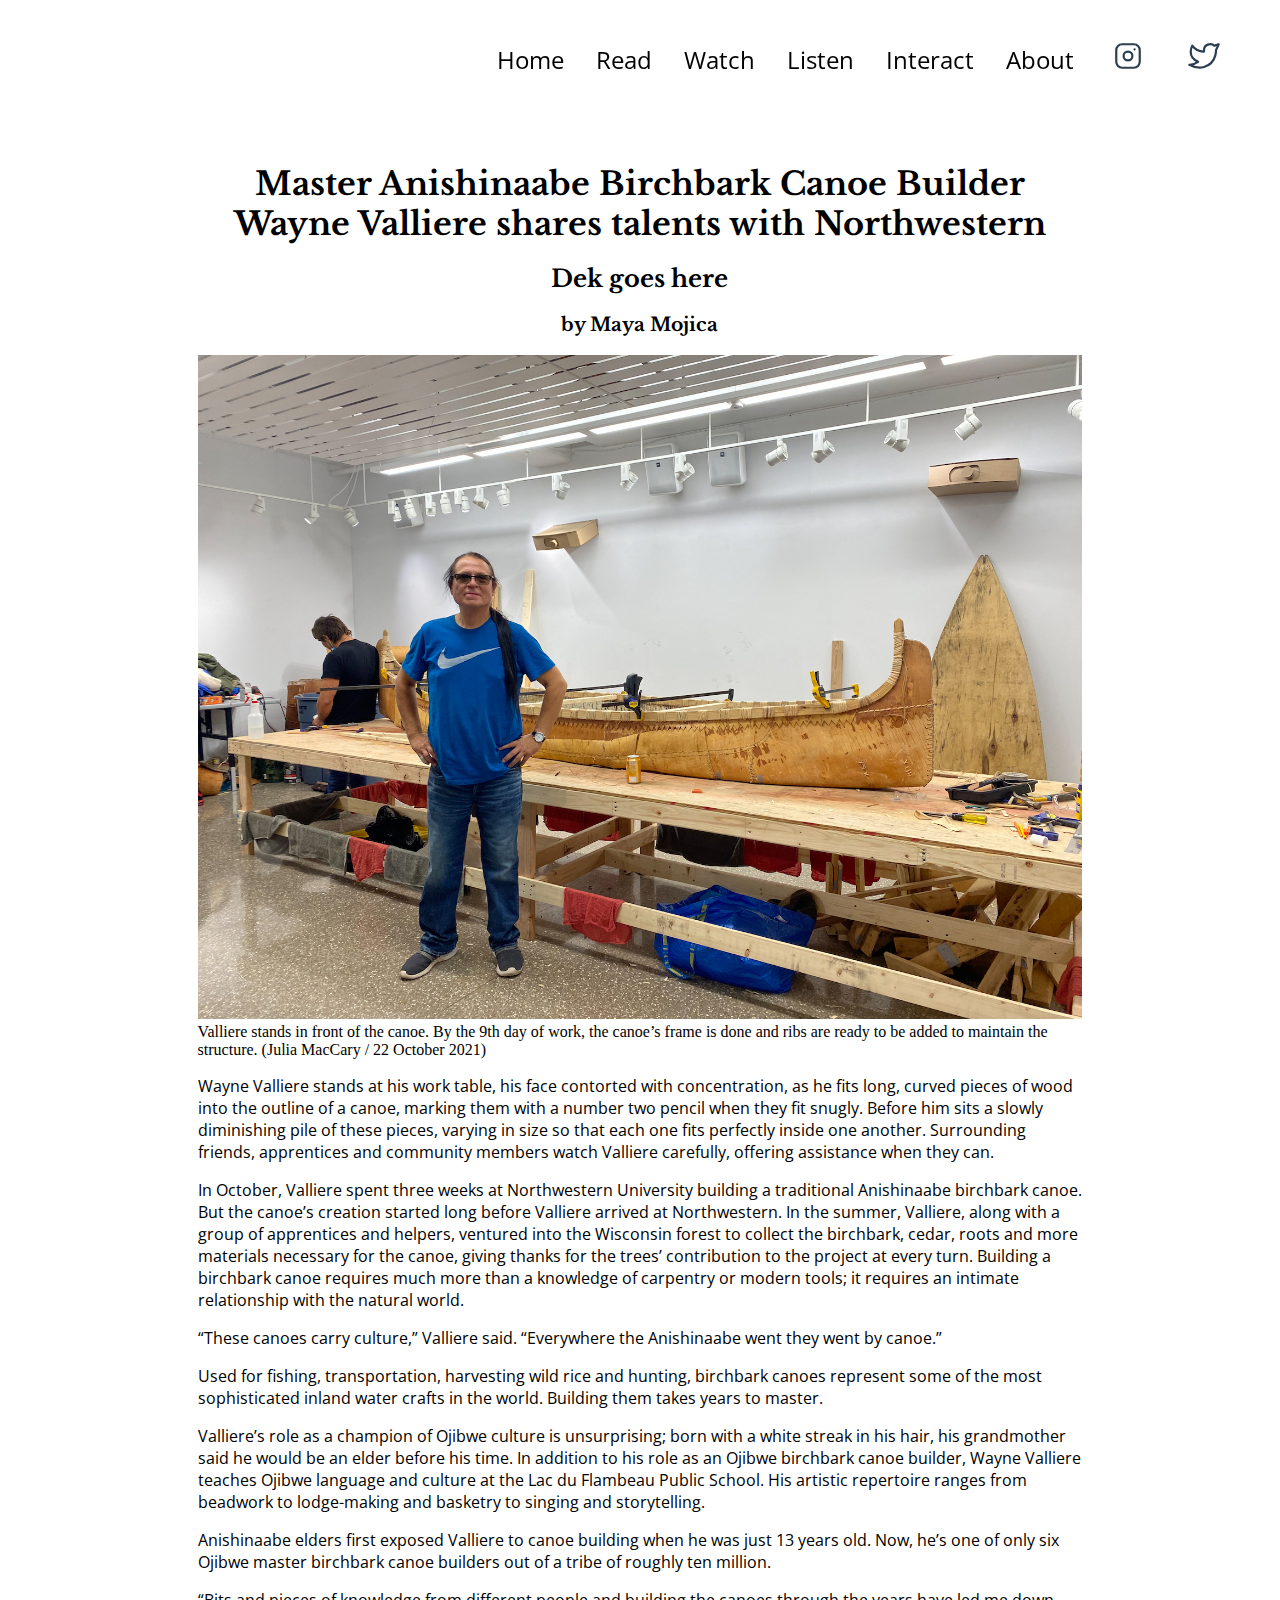
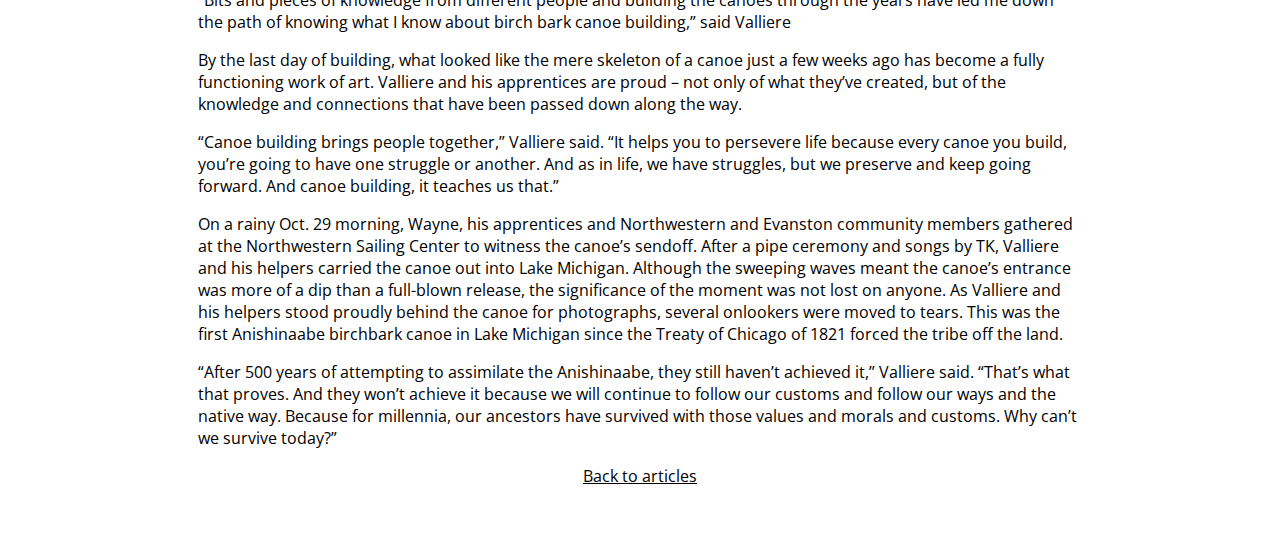
<file: articles/wayneintro.html>
<!DOCTYPE html>
<html lang="en">
<head>
    <meta charset="UTF-8">
    <meta http-equiv="X-UA-Compatible" content="IE=edge">
    <meta name="viewport" content="width=device-width, initial-scale=1.0">
    <title>CNAIR Canoe Builder</title>
    <link rel="stylesheet" href="../style.css">
    <link rel="preconnect" href="https://fonts.googleapis.com">
    <link rel="preconnect" href="https://fonts.gstatic.com" crossorigin>
    <link href="https://fonts.googleapis.com/css2?family=Libre+Baskerville:ital,wght@0,400;0,700;1,400&family=Open+Sans:ital,wght@0,300;0,400;0,500;0,600;0,700;0,800;1,300;1,400;1,500;1,600;1,700;1,800&display=swap" rel="stylesheet">
</head>
<body>
    <nav class="site-nav-main">
    <ul class="site-nav-menu">
        <li><a href="../index.html">Home</a></li>
        <li><a href="../index.html#read">Read</a></li>
        <li><a href="../index.html#watch">Watch</a></li>
        <li><a href="../index.html#listen">Listen</a></li>
        <li><a href="../index.html#interact">Interact</a></li>
        <li><a href="../index.htmlabout.html">About</a></li>
        <li><a href="https://www.instagram.com/cnaircanoe/">
            <svg xmlns="http://www.w3.org/2000/svg" class="icon icon-tabler icon-tabler-brand-instagram" width="44" height="44" viewBox="0 0 24 24" stroke-width="1.5" stroke="#2c3e50" fill="none" stroke-linecap="round" stroke-linejoin="round">
                <path stroke="none" d="M0 0h24v24H0z" fill="none"/>
                <rect x="4" y="4" width="16" height="16" rx="4" />
                <circle cx="12" cy="12" r="3" />
                <line x1="16.5" y1="7.5" x2="16.5" y2="7.501" />
              </svg>

        </a></li>
        <li><a href="https://twitter.com/CNAIRcanoe">
            <svg xmlns="http://www.w3.org/2000/svg" class="icon icon-tabler icon-tabler-brand-twitter" width="44" height="44" viewBox="0 0 24 24" stroke-width="1.5" stroke="#2c3e50" fill="none" stroke-linecap="round" stroke-linejoin="round">
                <path stroke="none" d="M0 0h24v24H0z" fill="none"/>
                <path d="M22 4.01c-1 .49 -1.98 .689 -3 .99c-1.121 -1.265 -2.783 -1.335 -4.38 -.737s-2.643 2.06 -2.62 3.737v1c-3.245 .083 -6.135 -1.395 -8 -4c0 0 -4.182 7.433 4 11c-1.872 1.247 -3.739 2.088 -6 2c3.308 1.803 6.913 2.423 10.034 1.517c3.58 -1.04 6.522 -3.723 7.651 -7.742a13.84 13.84 0 0 0 .497 -3.753c-.002 -.249 1.51 -2.772 1.818 -4.013z" />
              </svg>

        </a></li>
    </ul>

</nav>
<svg class="mobile-hamburger mobile-icon-display" xmlns="http://www.w3.org/2000/svg" class="icon icon-tabler icon-tabler-menu-2" width="44" height="44" viewBox="0 0 24 24" stroke-width="1.5" stroke="#2c3e50" fill="none" stroke-linecap="round" stroke-linejoin="round">
    <path stroke="none" d="M0 0h24v24H0z" fill="none"/>
    <line x1="4" y1="6" x2="20" y2="6" />
    <line x1="4" y1="12" x2="20" y2="12" />
    <line x1="4" y1="18" x2="20" y2="18" />
  </svg>
<nav class="site-nav-mobile">
    <svg xmlns="http://www.w3.org/2000/svg" class="mobile-close" width="44" height="44" viewBox="0 0 24 24" stroke-width="1.5" stroke="#2c3e50" fill="none" stroke-linecap="round" stroke-linejoin="round">
        <path stroke="none" d="M0 0h24v24H0z" fill="none"/>
        <line x1="18" y1="6" x2="6" y2="18" />
        <line x1="6" y1="6" x2="18" y2="18" />
      </svg>
    <ul class="site-nav-menu-mobile">
        <li><a href="../index.html">Home</a></li>
        <li><a href="../index.html#read">Read</a></li>
        <li><a href="../index.html#watch">Watch</a></li>
        <li><a href="../index.html#listen">Listen</a></li>
        <li><a href="../index.html#interact">Interact</a></li>
        <li><a href="../about.html">About</a></li>
        <li><a href="https://www.instagram.com/cnaircanoe/">
            <svg xmlns="http://www.w3.org/2000/svg" class="icon icon-tabler icon-tabler-brand-instagram" width="44" height="44" viewBox="0 0 24 24" stroke-width="1.5" stroke="#2c3e50" fill="none" stroke-linecap="round" stroke-linejoin="round">
                <path stroke="none" d="M0 0h24v24H0z" fill="none"/>
                <rect x="4" y="4" width="16" height="16" rx="4" />
                <circle cx="12" cy="12" r="3" />
                <line x1="16.5" y1="7.5" x2="16.5" y2="7.501" />
              </svg>

        </a></li>
        <li><a href="https://twitter.com/CNAIRcanoe">
            <svg xmlns="http://www.w3.org/2000/svg" class="icon icon-tabler icon-tabler-brand-twitter" width="44" height="44" viewBox="0 0 24 24" stroke-width="1.5" stroke="#2c3e50" fill="none" stroke-linecap="round" stroke-linejoin="round">
                <path stroke="none" d="M0 0h24v24H0z" fill="none"/>
                <path d="M22 4.01c-1 .49 -1.98 .689 -3 .99c-1.121 -1.265 -2.783 -1.335 -4.38 -.737s-2.643 2.06 -2.62 3.737v1c-3.245 .083 -6.135 -1.395 -8 -4c0 0 -4.182 7.433 4 11c-1.872 1.247 -3.739 2.088 -6 2c3.308 1.803 6.913 2.423 10.034 1.517c3.58 -1.04 6.522 -3.723 7.651 -7.742a13.84 13.84 0 0 0 .497 -3.753c-.002 -.249 1.51 -2.772 1.818 -4.013z" />
              </svg>

        </a></li>
    </ul>

</nav>
    <article>
        <div class="article-intro-content">
            <h1>Master Anishinaabe Birchbark Canoe Builder Wayne Valliere shares talents with Northwestern</h1>
            <h2>Dek goes here</h2>
            <h3>by Maya Mojica</h3>
        </div>
       
        <figure class="article-hero">
            <img src="../img/wayneintro.jpg" alt="Valliere stands in front of the unfinished canoe.">
            <figcaption>Valliere stands in front of the canoe. By the 9th day of work, the canoe’s frame is done and ribs are ready to be added to maintain the structure. (Julia MacCary / 22 October 2021)</figcaption>
        </figure>
        <p>Wayne Valliere stands at his work table, his face contorted with concentration, as he fits long, curved pieces of wood into the outline of a canoe, marking them with a number two pencil when they fit snugly. Before him sits a slowly diminishing pile of these pieces, varying in size so that each one fits perfectly inside one another. Surrounding friends, apprentices and community members watch Valliere carefully, offering assistance when they can. </p>
        <p>In October, Valliere spent three weeks at Northwestern University building a traditional Anishinaabe birchbark canoe. But the canoe’s creation started long before Valliere arrived at Northwestern. In the summer, Valliere, along with a group of apprentices and helpers, ventured into the Wisconsin forest to collect the birchbark, cedar, roots and more materials necessary for the canoe, giving thanks for the trees’ contribution to the project at every turn. Building a birchbark canoe requires much more than a knowledge of carpentry or modern tools; it requires an intimate relationship with the natural world. 
        </p>
        <p>“These canoes carry culture,” Valliere said. “Everywhere the Anishinaabe went they went by canoe.” 
        </p>
        <p>Used for fishing, transportation, harvesting wild rice and hunting, birchbark canoes represent some of the most sophisticated inland water crafts in the world. Building them takes years to master.</p>
        <p>Valliere’s role as a champion of Ojibwe culture is unsurprising; born with a white streak in his hair, his grandmother said he would be an elder before his time. In addition to his role as an Ojibwe birchbark canoe builder, Wayne Valliere teaches Ojibwe language and culture at the Lac du Flambeau Public School. His artistic repertoire ranges from beadwork to lodge-making and basketry to singing and storytelling. </p>
        <p>Anishinaabe elders first exposed Valliere to canoe building when he was just 13 years old. Now, he’s one of only six Ojibwe master birchbark canoe builders out of a tribe of roughly ten million. </p>
        <p>“Bits and pieces of knowledge from different people and building the canoes through the years have led me down the path of knowing what I know about birch bark canoe building,” said Valliere 
        </p>
        <p>By the last day of building, what looked like the mere skeleton of a canoe just a few weeks ago has become a fully functioning work of art. Valliere and his apprentices are proud – not only of what they’ve created, but of the knowledge and connections that have been passed down along the way. </p>
        <p>“Canoe building brings people together,” Valliere said. “It helps you to persevere life because every canoe you build, you’re going to have one struggle or another. And as in life, we have struggles, but we preserve and keep going forward. And canoe building, it teaches us that.” </p>
        <p>On a rainy Oct. 29 morning, Wayne, his apprentices and Northwestern and Evanston community members gathered at the Northwestern Sailing Center to witness the canoe’s sendoff. After a pipe ceremony and songs by TK, Valliere and his helpers carried the canoe out into Lake Michigan. Although the sweeping waves meant the canoe’s entrance was more of a dip than a full-blown release, the significance of the moment was not lost on anyone. As Valliere and his helpers stood proudly behind the canoe for photographs, several onlookers were moved to tears. This was the first Anishinaabe birchbark canoe in Lake Michigan since the Treaty of Chicago of 1821 forced the tribe off the land.  
        </p>
        <p>“After 500 years of attempting to assimilate the Anishinaabe, they still haven’t achieved it,” Valliere said. “That’s what that proves. And they won’t achieve it because we will continue to follow our customs and follow our ways and the native way. Because for millennia, our ancestors have survived with those values and morals and customs. Why can’t we survive today?” 
        </p>
        <a href="../index.html#read" style="text-align: center; color: black;"><p>Back to articles</p></a>
    </article>
</body>
<script>
    const menuToggle = () =>{
        document.querySelector('.site-nav-mobile').classList.toggle('site-nav-mobile-show')
        document.querySelector('.mobile-hamburger').classList.toggle('mobile-icon-display')
        document.querySelector('.mobile-close').classList.toggle('mobile-icon-display')
        document.querySelector('body').classList.toggle('disable-scroll')
    }
    document.querySelector('.mobile-hamburger').onclick = function(){
        menuToggle()
    }
    document.querySelector('.mobile-close').onclick = function(){
        menuToggle()

    }
    let mobileLinkList = document.querySelector('.site-nav-mobile').querySelectorAll('li')
    for(let link of mobileLinkList){
        link.onclick = () => {
            menuToggle()
        }
    }
</script>
</html>
</file>
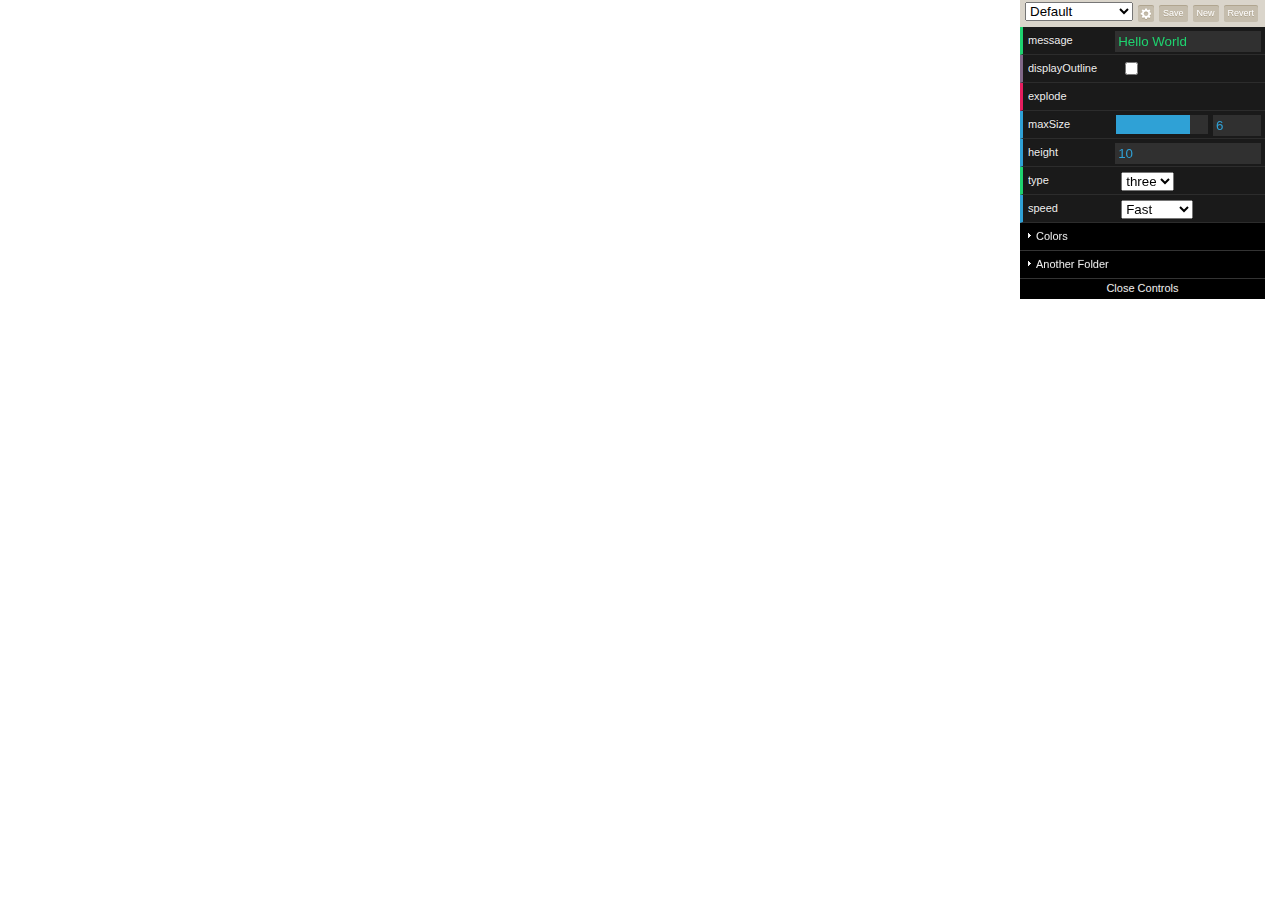
<file: canoe-interactive/dat.gui-master/example.html>
<!DOCTYPE html>
<html>
<head>
  <meta name="viewport" content="width=device-width, initial-scale=1.0, maximum-scale=1.0, user-scalable=no">
</head>
<body>
  <script type="text/javascript" src="build/dat.gui.js"></script>
  <script type="text/javascript">
    var obj = {
        message: 'Hello World',
        displayOutline: false,

        maxSize: 6.0,
        speed: 5,

        height: 10,
        noiseStrength: 10.2,
        growthSpeed: 0.2,

        type: 'three',

        explode: function () {
          alert('Bang!');
        },

        color0: "#ffae23", // CSS string
        color1: [ 0, 128, 255 ], // RGB array
        color2: [ 0, 128, 255, 0.3 ], // RGB with alpha
        color3: { h: 350, s: 0.9, v: 0.3 } // Hue, saturation, value
    };

    var gui = new dat.gui.GUI();

    gui.remember(obj);

    gui.add(obj, 'message');
    gui.add(obj, 'displayOutline');
    gui.add(obj, 'explode');

    gui.add(obj, 'maxSize').min(-10).max(10).step(0.25);
    gui.add(obj, 'height').step(5); // Increment amount

    // Choose from accepted values
    gui.add(obj, 'type', [ 'one', 'two', 'three' ] );

    // Choose from named values
    gui.add(obj, 'speed', { Stopped: 0, Slow: 0.1, Fast: 5 } );

    var f1 = gui.addFolder('Colors');
    f1.addColor(obj, 'color0');
    f1.addColor(obj, 'color1');
    f1.addColor(obj, 'color2');
    f1.addColor(obj, 'color3');

    var f2 = gui.addFolder('Another Folder');
    f2.add(obj, 'noiseStrength');

    var f3 = f2.addFolder('Nested Folder');
    f3.add(obj, 'growthSpeed');

  </script>
</body>
</html>
</file>
<file: style.css>
:root{
    --theme-main-font: 'Libre Baskerville', serif;
    --theme-body-font:'Open Sans', sans-serif;
}
h1,h2,h3,h4, .site-nav-menu{
    font-family: var(--theme-main-font);

}
.disable-scroll{
    overflow: hidden;
}
p, li{
    font-family: var(--theme-body-font);
}
html{
    scroll-behavior: smooth;
}
area{
    cursor: pointer;
}
.site-nav-main{
    z-index: 10000;
    position: fixed;
    top: 0;
    left: 0;
    right: 0;
    height: 3rem;
}
.site-nav-menu{
    list-style-type: none;
    display: flex;
    position: fixed;
    top: 2vh;
    right: 3vw;
    align-items: center;
}
.site-nav-menu li{
    margin: 0 1rem;
}
.site-nav-menu svg{
    transform: scale(0.8);
}
.site-nav-menu a, .site-nav-menu-mobile a{
    color: black;
    text-shadow: 1px 1px 3px white;
    font-size: 1.5rem;
    text-decoration: none;
}
.site-nav-menu a:hover{
    text-decoration: underline;
}
.site-hero{
    background-size: cover;
    background-image: url('./img/hero.jpg');
    position: absolute;
    width: 100%;
    top: 0;
    left: 0;
    right: 0;
    margin: 0;
    height: 100vh
}
.site-title{
    color: white;
    position: absolute;
    bottom: 2.5%;
    margin-left: 5%;
}
.site-title h1{
    font-size: 3em;
    margin-bottom: 0;
}
.site-title h2{
    margin-top: 0;
}
.site-body{
    width: 70%;
    margin: auto;
    position: relative;
    padding: 2rem 0;
}
.homepage-body{
    top: 100vh;

}
article{
    width: 70%;
    margin: auto;
    position: relative;
    top: 10vh;
    padding: 5vh 0;
}
.article-hero{
    width: 100%;
    margin: 1rem 0;
}
.article-hero img{
    width: 100%;
}
.article-intro-content{
    text-align: center;
}
article h1{
    margin-bottom: 0;
    font-size: 2rem;
}
.site-body p{
    font-size: 1rem;
}
li{
    font-size: 1.25rem;
}
.site-intro h2{
    text-align: center;
}
.site-intro{
    padding-bottom: 5vh;
    border-bottom: 1px solid black;
}
.homepage-content-section{
    padding: 5vh 0;

    border-bottom: 1px solid black;

}
.homepage-content-section h1{
    font-size: 3rem;
    font-weight: 400;
    margin: .5rem 0 2rem 0;
}
.article-list-item{
    width: 100%;
    background-size: cover;
    background-color: rgba(0, 0, 0, .5);
    background-blend-mode: darken;
    color: white;
    padding: 1rem;
     margin-bottom: 1rem;
     box-shadow: 4px 4px 2px black;
     border-radius: 20px;
     transition: transform 1s ease;
}
.article-list-item:hover{
    background-blend-mode: normal;
    transform: scale(1.1);
}
.article-list-left{
    text-align: left;
}
.article-list-right{
    text-align: right;
}
.article-list-item h2{
    font-weight: 400;
    font-size: 2rem;
}
.article-list-item *{
    margin: .2rem 0;
    text-shadow: 1px 1px 1px black;
}
.article-list-item p{
    font-size: 1rem;
}
.article-list-item a{
    color: white;
    text-decoration: none;
}

.about-bios{
    display: flex;
    flex-wrap: wrap;
    
}
.about-team{
    width: 40%;
    margin: 0 5%;
    text-align: center;
}
.about-team li:hover{
    cursor: pointer;
    text-decoration: underline;
}
.about-team ul{
    padding: 0;
    list-style-type: none;
}
.popup-background{
    position: fixed;
    z-index: 1000;
    top: 0;
    left: 0;
    right: 0;
    bottom: 0;
    background-color: rgba(0, 0, 0, .5);
    display: none;
}
.popup-window{
   background-color: white;
   border: 3px solid lightgreen;
   box-shadow: 2px 2px 2px;
   position: absolute;
   left: 25%;
   right: 25%;
   top: 25%;
   /* bottom: 25%; */
}
.popup-tooltip{
    box-shadow: 2px 2px 2px;
    background-color: white;
    border: 3px solid lightgreen;
    position: absolute;
    z-index: 1000000;
    width: fit-content;
    height: fit-content;
}
.popup-display{
    display: block;
}
.popup-close{
    width: 4rem;
    position: absolute;
    top: 1rem;
    right: 1rem;
    cursor: pointer;
}
.popup-inner{
    padding: 5% 25%;
}
.popup-hidden{
    display: none;
}
.auto-resizable-iframe {
    max-width: 420px;
    margin: 0px auto;
  }
  
  .auto-resizable-iframe > div {
    position: relative;
    padding-bottom: 75%;
    height: 0px;
  }
  
  .auto-resizable-iframe iframe {
    position: absolute;
    top: 0px;
    left: 0px;
    width: 100%;
    height: 100%;
  }
  .article-thumb-mobile{
      display: none;
  }
  .patty-image{
    width: 50%; 
    margin: 0 25%;
  }
  .site-nav-mobile{
      display: none;
  }
  .mobile-hamburger{
      display: none;
  }
@media screen and (max-width: 1000px) {
    body{
        overflow-x: hidden;
    }
    .site-nav-menu{
        display: none;
    }
    .mobile-icon-display{
        display: block;
    }
    .mobile-hamburger, .mobile-close{
        
        position: fixed;
        top: 1rem;
        right: 1rem;
        width: 4rem;
        z-index: 100000;
    }
    .site-nav-mobile{
        background-color: rgba(255, 255, 255, 0.8);
        position: fixed;
        left: 0;
        top: 0;
        right: 0;
        bottom: 0;
        width: 100vw;
        height: 100vh;
        z-index: 10000;
    }
    .site-nav-menu-mobile{
        display: flex;
        width: 100vw;
        height: 100vh;
        align-items: center;
        flex-direction: column;
        justify-content: center;
        list-style-type: none;
        padding: 0;
    }
    .site-nav-menu-mobile a{
        font-size: 2rem;
    }
    .site-nav-menu-mobile svg{
        width: 4rem;
    }
    .site-nav-mobile-show{
        display: block;
    }
    .site-title{
        width: 70vw;

    }
    .site-title h1{
        font-size: 2rem;
        
    }
    .site-title h2{
        font-size: 1rem;
    }
    .site-body{
        width: 90vw;
    }
    .article-list-item{
        box-sizing: border-box;
        background-image: unset !important;
        color: black !important;
        background-color: unset !important;
        box-shadow: unset !important;
        text-shadow: none;
    }
    .article-list-item h2{
        font-weight: 600;
        font-size: 1.5rem;
    }
    .article-list-item h3{
        font-weight: 400;
    }
    .article-list-item *{
        text-shadow: none;

    }
    .article-list-item a{
        color: black;
    }
    article{
        width: 90vw;
        padding: 0 0 2rem 0;
    }
.homepage-content-section h1{
    margin-bottom: 1rem;
}
.site-hero{
    background-position: center;
}
.article-thumb-mobile{
    display: block;
    width: 100%;
}
.about-team{
    width: 100%;
}
.popup-window{
    left: 12.5%;
    right: 12.5%;
    top: 12.5%;
    bottom: 12.5%;
    overflow: scroll;
}
    .patty-image{
        width: 100%; 
        margin: 0;
      }
}
</file>
<file: canoe-interactive/dat.gui-master/tests/qunit.css>
/**
 * QUnit 1.2.0pre - A JavaScript Unit Testing Framework
 *
 * http://docs.jquery.com/QUnit
 *
 * Copyright (c) 2011 John Resig, Jörn Zaefferer
 * Dual licensed under the MIT (MIT-LICENSE.txt)
 * or GPL (GPL-LICENSE.txt) licenses.
 */

/** Font Family and Sizes */

#qunit-tests, #qunit-header, #qunit-banner, #qunit-testrunner-toolbar, #qunit-userAgent, #qunit-testresult {
	font-family: "Helvetica Neue Light", "HelveticaNeue-Light", "Helvetica Neue", Calibri, Helvetica, Arial, sans-serif;
}

#qunit-testrunner-toolbar, #qunit-userAgent, #qunit-testresult, #qunit-tests li { font-size: small; }
#qunit-tests { font-size: smaller; }


/** Resets */

#qunit-tests, #qunit-tests ol, #qunit-header, #qunit-banner, #qunit-userAgent, #qunit-testresult {
	margin: 0;
	padding: 0;
}


/** Header */

#qunit-header {
	padding: 0.5em 0 0.5em 1em;

	color: #8699a4;
	background-color: #0d3349;

	font-size: 1.5em;
	line-height: 1em;
	font-weight: normal;

	border-radius: 15px 15px 0 0;
	-moz-border-radius: 15px 15px 0 0;
	-webkit-border-top-right-radius: 15px;
	-webkit-border-top-left-radius: 15px;
}

#qunit-header a {
	text-decoration: none;
	color: #c2ccd1;
}

#qunit-header a:hover,
#qunit-header a:focus {
	color: #fff;
}

#qunit-banner {
	height: 5px;
}

#qunit-testrunner-toolbar {
	padding: 0.5em 0 0.5em 2em;
	color: #5E740B;
	background-color: #eee;
}

#qunit-userAgent {
	padding: 0.5em 0 0.5em 2.5em;
	background-color: #2b81af;
	color: #fff;
	text-shadow: rgba(0, 0, 0, 0.5) 2px 2px 1px;
}


/** Tests: Pass/Fail */

#qunit-tests {
	list-style-position: inside;
}

#qunit-tests li {
	padding: 0.4em 0.5em 0.4em 2.5em;
	border-bottom: 1px solid #fff;
	list-style-position: inside;
}

#qunit-tests.hidepass li.pass, #qunit-tests.hidepass li.running  {
	display: none;
}

#qunit-tests li strong {
	cursor: pointer;
}

#qunit-tests li a {
	padding: 0.5em;
	color: #c2ccd1;
	text-decoration: none;
}
#qunit-tests li a:hover,
#qunit-tests li a:focus {
	color: #000;
}

#qunit-tests ol {
	margin-top: 0.5em;
	padding: 0.5em;

	background-color: #fff;

	border-radius: 15px;
	-moz-border-radius: 15px;
	-webkit-border-radius: 15px;

	box-shadow: inset 0px 2px 13px #999;
	-moz-box-shadow: inset 0px 2px 13px #999;
	-webkit-box-shadow: inset 0px 2px 13px #999;
}

#qunit-tests table {
	border-collapse: collapse;
	margin-top: .2em;
}

#qunit-tests th {
	text-align: right;
	vertical-align: top;
	padding: 0 .5em 0 0;
}

#qunit-tests td {
	vertical-align: top;
}

#qunit-tests pre {
	margin: 0;
	white-space: pre-wrap;
	word-wrap: break-word;
}

#qunit-tests del {
	background-color: #e0f2be;
	color: #374e0c;
	text-decoration: none;
}

#qunit-tests ins {
	background-color: #ffcaca;
	color: #500;
	text-decoration: none;
}

/*** Test Counts */

#qunit-tests b.counts                       { color: black; }
#qunit-tests b.passed                       { color: #5E740B; }
#qunit-tests b.failed                       { color: #710909; }

#qunit-tests li li {
	margin: 0.5em;
	padding: 0.4em 0.5em 0.4em 0.5em;
	background-color: #fff;
	border-bottom: none;
	list-style-position: inside;
}

/*** Passing Styles */

#qunit-tests li li.pass {
	color: #5E740B;
	background-color: #fff;
	border-left: 26px solid #C6E746;
}

#qunit-tests .pass                          { color: #528CE0; background-color: #D2E0E6; }
#qunit-tests .pass .test-name               { color: #366097; }

#qunit-tests .pass .test-actual,
#qunit-tests .pass .test-expected           { color: #999999; }

#qunit-banner.qunit-pass                    { background-color: #C6E746; }

/*** Failing Styles */

#qunit-tests li li.fail {
	color: #710909;
	background-color: #fff;
	border-left: 26px solid #EE5757;
	white-space: pre;
}

#qunit-tests > li:last-child {
	border-radius: 0 0 15px 15px;
	-moz-border-radius: 0 0 15px 15px;
	-webkit-border-bottom-right-radius: 15px;
	-webkit-border-bottom-left-radius: 15px;
}

#qunit-tests .fail                          { color: #000000; background-color: #EE5757; }
#qunit-tests .fail .test-name,
#qunit-tests .fail .module-name             { color: #000000; }

#qunit-tests .fail .test-actual             { color: #EE5757; }
#qunit-tests .fail .test-expected           { color: green;   }

#qunit-banner.qunit-fail                    { background-color: #EE5757; }


/** Result */

#qunit-testresult {
	padding: 0.5em 0.5em 0.5em 2.5em;

	color: #2b81af;
	background-color: #D2E0E6;

	border-bottom: 1px solid white;
}

/** Fixture */

#qunit-fixture {
	position: absolute;
	top: -10000px;
	left: -10000px;
}
</file>
